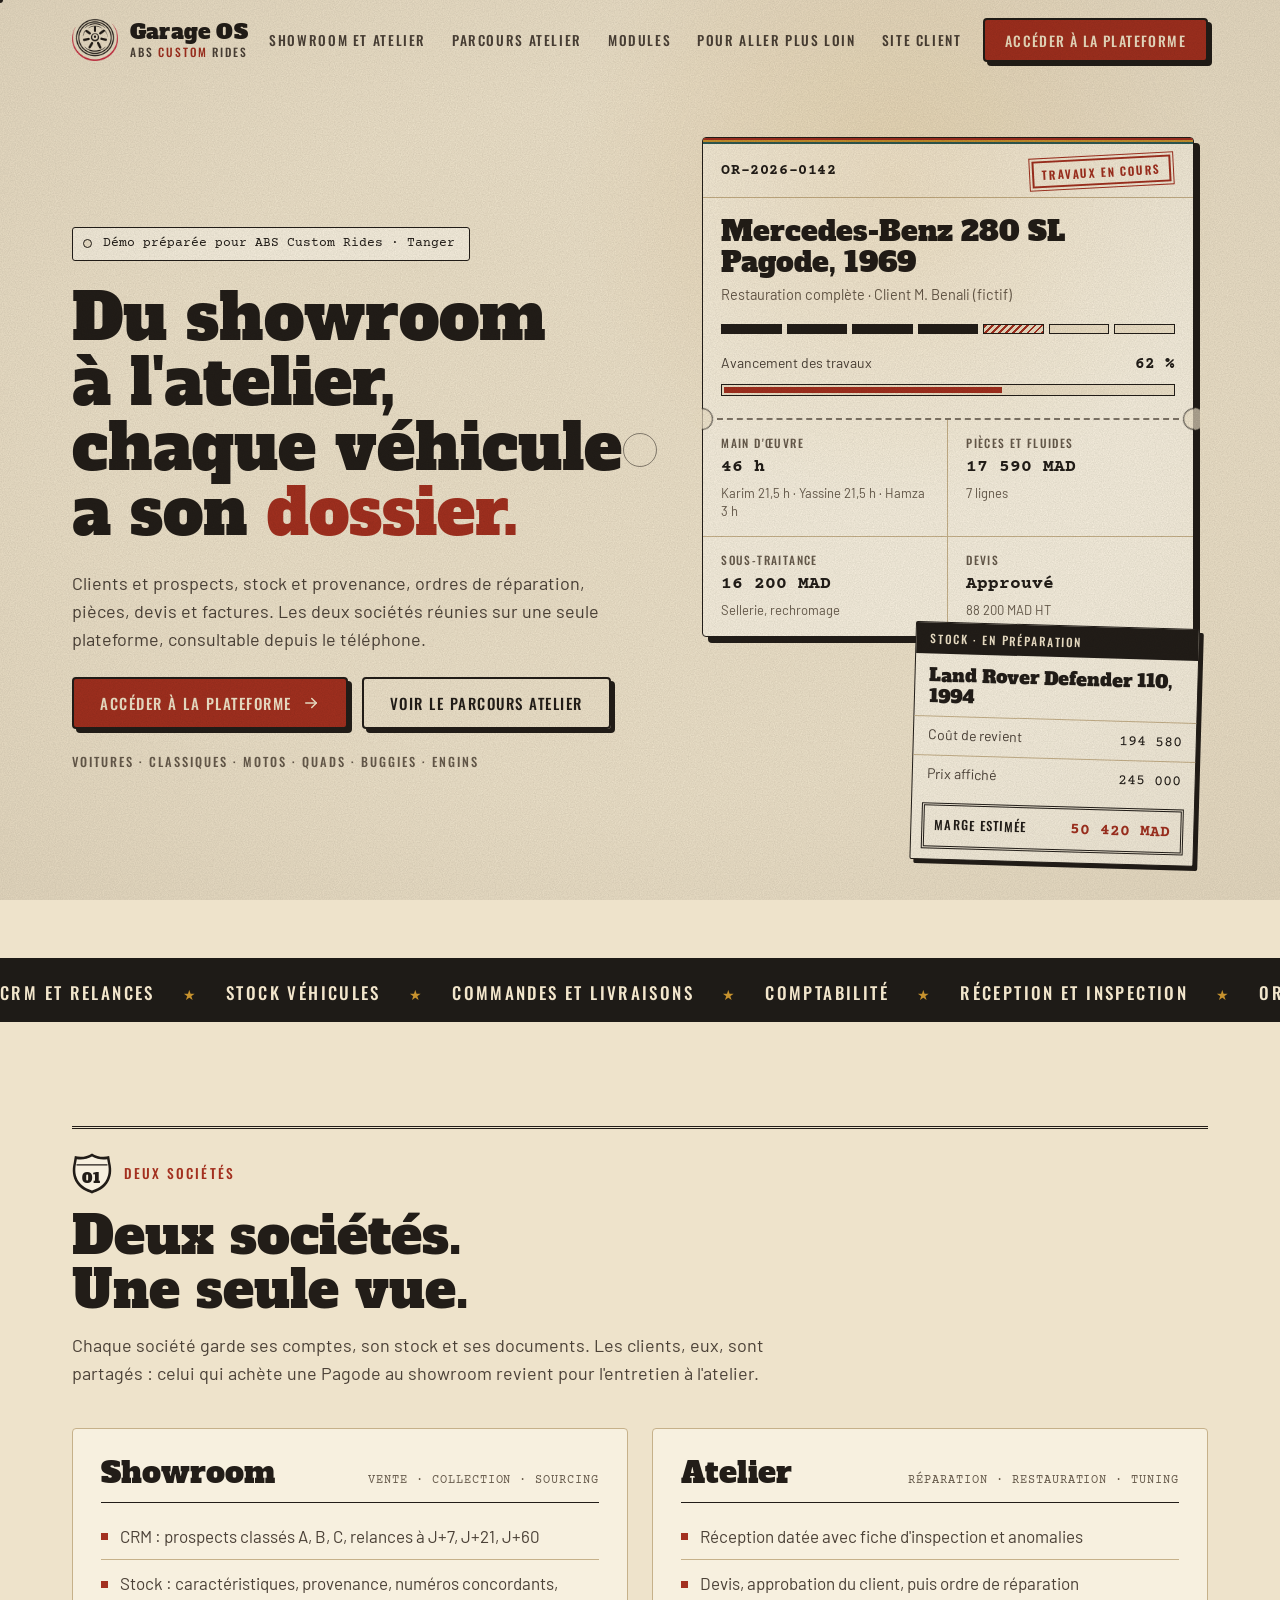
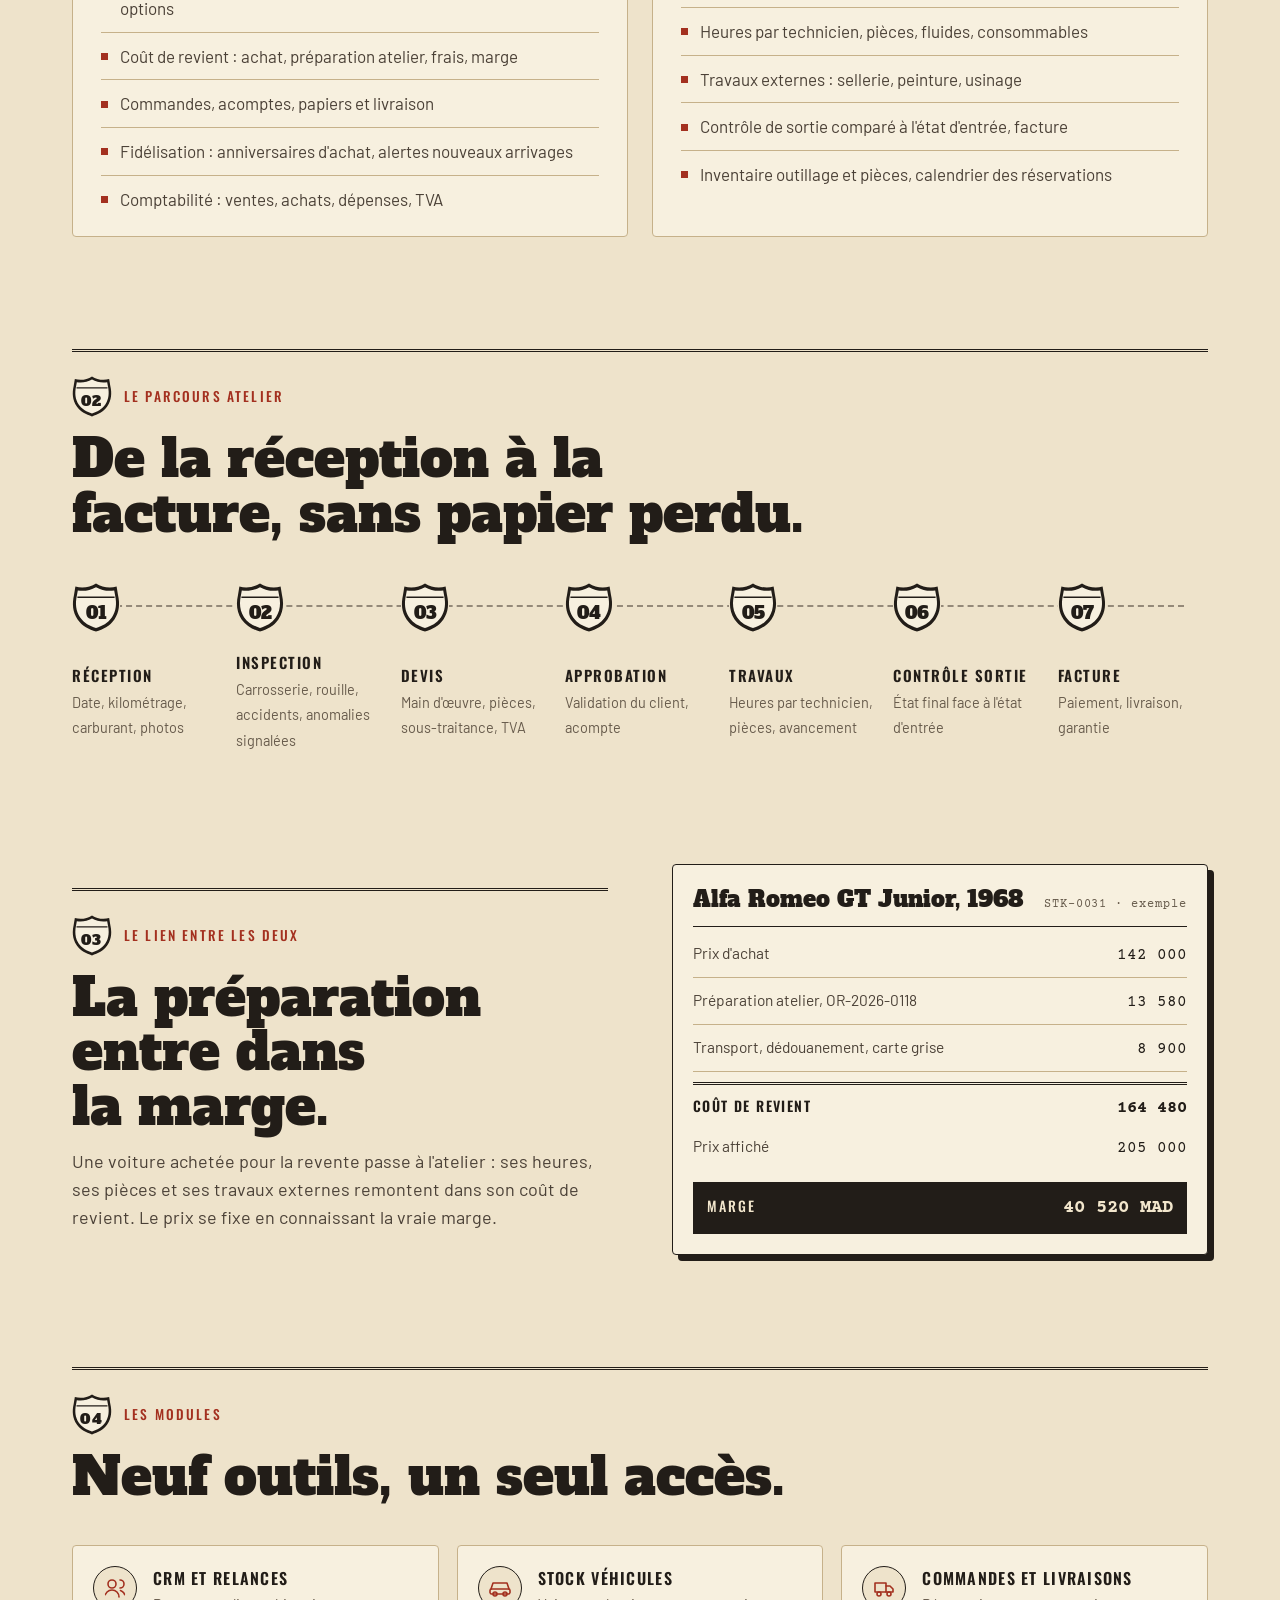
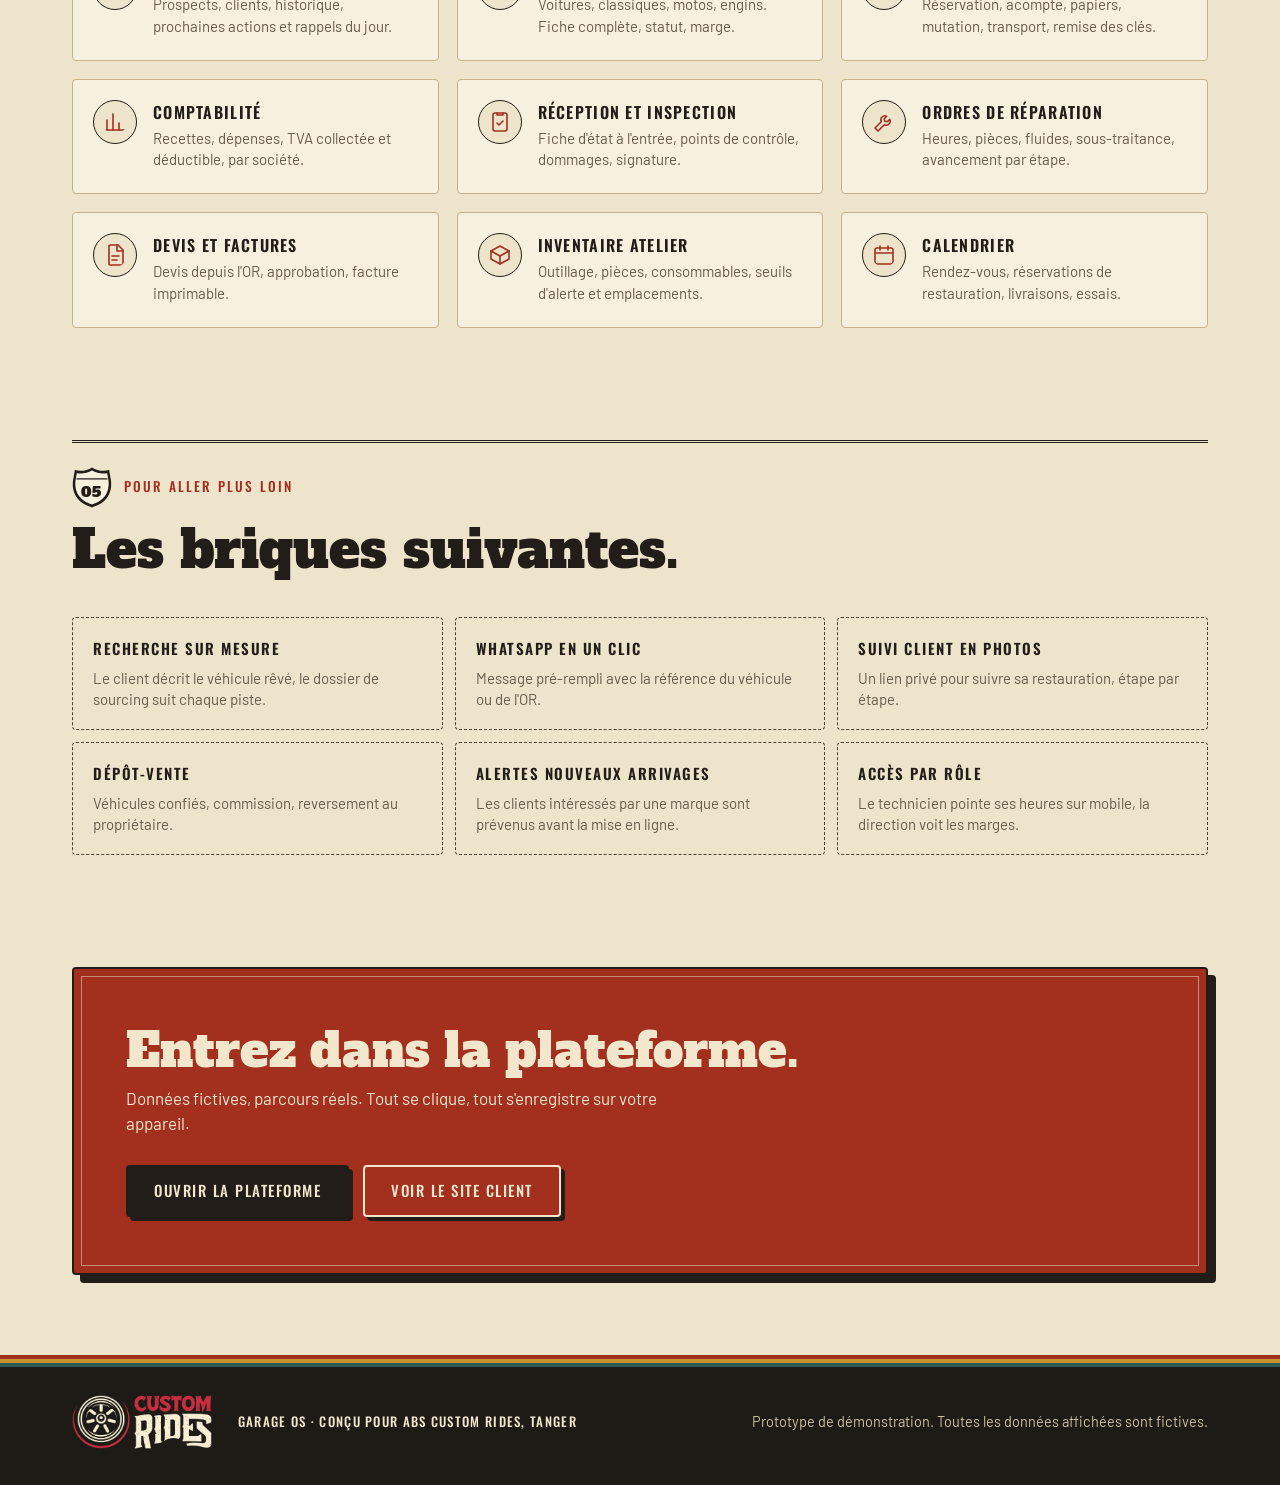
<file: index.html>
<!doctype html>
<html lang="fr">
<head>
<meta charset="utf-8">
<meta name="robots" content="noindex, nofollow">
<meta name="viewport" content="width=device-width, initial-scale=1, viewport-fit=cover">
<meta name="theme-color" content="#EEE3CB">
<title>Garage OS · ABS Custom Rides</title>
<meta name="description" content="Plateforme de gestion showroom et atelier, démo préparée pour ABS Custom Rides, Tanger.">
<link rel="preconnect" href="https://fonts.googleapis.com">
<link rel="preconnect" href="https://fonts.gstatic.com" crossorigin>
<link href="https://fonts.googleapis.com/css2?family=Alfa+Slab+One&family=Rye&family=Oswald:wght@400;500;600&family=Barlow:wght@400;500;600&family=Courier+Prime:wght@400;700&display=swap" rel="stylesheet">
<link rel="stylesheet" href="css/base.css">
<link rel="stylesheet" href="css/landing.css">
<link rel="icon" type="image/png" href="brand/mark-wheel-light.png">
</head>
<body class="landing">
<svg width="0" height="0" style="position:absolute" aria-hidden="true" focusable="false">
  <defs>
    <symbol id="shield" viewBox="0 0 48 52">
      <path d="M24 2.5C30 6.4 37.6 7.6 44.6 5.6L46 14C48 22.6 47.4 31 42.4 38.4C37.8 45 31 48.4 24 50.5C17 48.4 10.2 45 5.6 38.4C.6 31 0 22.6 2 14L3.4 5.6C10.4 7.6 18 6.4 24 2.5Z" fill="#221D18"/>
      <path d="M24 6.2C29.6 9.4 36.4 10.6 42.2 9.4L43.2 15C44.8 22.6 44.2 29.8 40 36.2C35.8 42.2 30.2 45 24 46.9C17.8 45 12.2 42.2 8 36.2C3.8 29.8 3.2 22.6 4.8 15L5.8 9.4C11.6 10.6 18.4 9.4 24 6.2Z" fill="#F7F0DF"/>
      <path d="M5.4 16.2H42.6" stroke="#221D18" stroke-width="1.4"/>
    </symbol>
    <symbol id="badge" viewBox="0 0 44 44">
      <circle cx="22" cy="22" r="20.8" fill="#A3301F" stroke="#221D18" stroke-width="1.6"/>
      <circle cx="22" cy="22" r="17.4" fill="none" stroke="#F2E6CC" stroke-width="1"/>
      <path d="M22.0 6.3L22.8 8.4L25.0 8.5L23.3 9.9L23.9 12.1L22.0 10.8L20.1 12.1L20.7 9.9L19.0 8.5L21.2 8.4Z" fill="#C8932E"/>
      <path d="M22.0 31.3L22.8 33.4L25.0 33.5L23.3 34.9L23.9 37.1L22.0 35.9L20.1 37.1L20.7 34.9L19.0 33.5L21.2 33.4Z" fill="#C8932E"/>
      <text x="22" y="26.2" text-anchor="middle" font-family="Rye, Georgia, serif" font-size="11.5" fill="#F2E6CC">ABS</text>
    </symbol>
  </defs>
</svg>
<div class="cursor-dot" aria-hidden="true"></div>
<div class="cursor-ring" aria-hidden="true"></div>
<div class="spot" aria-hidden="true"></div>
<div class="paper-grain" aria-hidden="true"></div>

<header class="nav" id="nav">
  <div class="wrap nav-in">
    <a class="brand" href="#top" data-hover>
      <img class="mark mark-img" src="brand/mark-wheel-light.png" alt="" width="251" height="232">
      <span class="brand-txt"><span class="display">Garage OS</span><small>ABS <em>Custom</em> Rides</small></span>
    </a>
    <nav class="nav-links" id="navLinks" aria-label="Sections">
      <a href="#societes" data-hover>Showroom et atelier</a>
      <a href="#parcours" data-hover>Parcours atelier</a>
      <a href="#modules" data-hover>Modules</a>
      <a href="#plus" data-hover>Pour aller plus loin</a>
      <a href="boutique/" data-hover>Site client</a>
      <a class="btn btn-red nav-cta-m" href="app.html#/">Accéder à la plateforme</a>
    </nav>
    <a class="btn btn-red nav-cta magnetic" href="app.html#/" data-hover>Accéder à la plateforme</a>
    <button class="burger" id="burger" type="button" aria-label="Ouvrir le menu" aria-expanded="false" aria-controls="navLinks"><span></span><span></span></button>
  </div>
</header>

<main id="top">
  <section class="hero wrap">
    <div class="hero-copy">
      <p class="tag reveal"><span class="tag-hole" aria-hidden="true"></span>Démo préparée pour ABS Custom Rides · Tanger</p>
      <h1 class="display hero-title split" data-accent-last>Du showroom à l'atelier, chaque véhicule a son dossier.</h1>
      <p class="lead reveal" style="--d:.5s">Clients et prospects, stock et provenance, ordres de réparation, pièces, devis et factures. Les deux sociétés réunies sur une seule plateforme, consultable depuis le téléphone.</p>
      <div class="cta-row reveal" style="--d:.65s">
        <a class="btn btn-red btn-lg magnetic" href="app.html#/" data-hover>Accéder à la plateforme
          <svg width="18" height="18" viewBox="0 0 24 24" fill="none" stroke="currentColor" stroke-width="2" stroke-linecap="round" stroke-linejoin="round" aria-hidden="true"><path d="M5 12h14"/><path d="m13 6 6 6-6 6"/></svg></a>
        <a class="btn btn-ghost btn-lg magnetic" href="#parcours" data-hover>Voir le parcours atelier</a>
      </div>
      <p class="types reveal" style="--d:.8s">VOITURES · CLASSIQUES · MOTOS · QUADS · BUGGIES · ENGINS</p>
    </div>

    <div class="hero-visual" id="heroVisual">
      <div class="dossier ticket tilt" data-tilt="1.2">
        <div class="stripe thin" aria-hidden="true"></div>
        <div class="tk-top">
          <span class="tk-ref mono">OR-2026-0142</span>
          <span class="stamp tk-stamp">Travaux en cours</span>
        </div>
        <div class="tk-body">
          <div>
            <div class="display car-name">Mercedes-Benz 280 SL Pagode, 1969</div>
            <div class="tk-sub">Restauration complète · Client M. Benali (fictif)</div>
          </div>
          <div class="steps-bar" aria-label="Étapes : 4 terminées sur 7">
            <span class="on"></span><span class="on"></span><span class="on"></span><span class="on"></span><span class="half"></span><span></span><span></span>
          </div>
          <div>
            <div class="row-sb tk-prog"><span>Avancement des travaux</span><span class="mono" data-count="62" data-suffix=" %">0 %</span></div>
            <div class="progress"><i style="--w:62%"></i></div>
          </div>
        </div>
        <div class="perf" aria-hidden="true"></div>
        <div class="mini-grid">
          <div class="mini"><span class="lbl">Main d'œuvre</span><span class="mono val">46 h</span><span class="sub">Karim 21,5 h · Yassine 21,5 h · Hamza 3 h</span></div>
          <div class="mini"><span class="lbl">Pièces et fluides</span><span class="mono val">17 590 MAD</span><span class="sub">7 lignes</span></div>
          <div class="mini"><span class="lbl">Sous-traitance</span><span class="mono val">16 200 MAD</span><span class="sub">Sellerie, rechromage</span></div>
          <div class="mini"><span class="lbl">Devis</span><span class="mono val">Approuvé</span><span class="sub">88 200 MAD HT</span></div>
        </div>
      </div>
      <div class="stock-card sticker tilt" data-tilt="1.6">
        <span class="lbl sk-head">Stock · en préparation</span>
        <span class="display sc-name">Land Rover Defender 110, 1994</span>
        <span class="row-sb sk-row"><span>Coût de revient</span><span class="mono">194 580</span></span>
        <span class="row-sb sk-row"><span>Prix affiché</span><span class="mono">245 000</span></span>
        <span class="row-sb strong sk-total"><span>Marge estimée</span><span class="mono">50 420 MAD</span></span>
      </div>
    </div>
  </section>

  <div class="marquee on-dark" aria-hidden="true">
    <div class="marquee-track">
      <span>CRM et relances</span><i>★</i><span>Stock véhicules</span><i>★</i><span>Commandes et livraisons</span><i>★</i><span>Comptabilité</span><i>★</i><span>Réception et inspection</span><i>★</i><span>Ordres de réparation</span><i>★</i><span>Devis et factures</span><i>★</i><span>Inventaire pièces</span><i>★</i><span>Calendrier</span><i>★</i>
      <span>CRM et relances</span><i>★</i><span>Stock véhicules</span><i>★</i><span>Commandes et livraisons</span><i>★</i><span>Comptabilité</span><i>★</i><span>Réception et inspection</span><i>★</i><span>Ordres de réparation</span><i>★</i><span>Devis et factures</span><i>★</i><span>Inventaire pièces</span><i>★</i><span>Calendrier</span><i>★</i>
    </div>
  </div>

  <section class="wrap section" id="societes">
    <div class="sec-head reveal">
      <span class="kicker"><svg class="shield" viewBox="0 0 48 52" aria-hidden="true"><use href="#shield"/><text x="24" y="38">01</text></svg><span>Deux sociétés</span></span>
      <h2 class="display">Deux sociétés. Une seule vue.</h2>
      <p class="lead">Chaque société garde ses comptes, son stock et ses documents. Les clients, eux, sont partagés : celui qui achète une Pagode au showroom revient pour l'entretien à l'atelier.</p>
    </div>
    <div class="two">
      <article class="card big tilt reveal" data-tilt="1">
        <div class="big-head"><h3 class="display">Showroom</h3><span class="mono tiny">VENTE · COLLECTION · SOURCING</span></div>
        <ul class="ruled">
          <li>CRM : prospects classés A, B, C, relances à J+7, J+21, J+60</li>
          <li>Stock : caractéristiques, provenance, numéros concordants, options</li>
          <li>Coût de revient : achat, préparation atelier, frais, marge</li>
          <li>Commandes, acomptes, papiers et livraison</li>
          <li>Fidélisation : anniversaires d'achat, alertes nouveaux arrivages</li>
          <li>Comptabilité : ventes, achats, dépenses, TVA</li>
        </ul>
      </article>
      <article class="card big tilt reveal" data-tilt="1" style="--d:.1s">
        <div class="big-head"><h3 class="display">Atelier</h3><span class="mono tiny">RÉPARATION · RESTAURATION · TUNING</span></div>
        <ul class="ruled">
          <li>Réception datée avec fiche d'inspection et anomalies</li>
          <li>Devis, approbation du client, puis ordre de réparation</li>
          <li>Heures par technicien, pièces, fluides, consommables</li>
          <li>Travaux externes : sellerie, peinture, usinage</li>
          <li>Contrôle de sortie comparé à l'état d'entrée, facture</li>
          <li>Inventaire outillage et pièces, calendrier des réservations</li>
        </ul>
      </article>
    </div>
  </section>

  <section class="wrap section" id="parcours">
    <div class="sec-head reveal">
      <span class="kicker"><svg class="shield" viewBox="0 0 48 52" aria-hidden="true"><use href="#shield"/><text x="24" y="38">02</text></svg><span>Le parcours atelier</span></span>
      <h2 class="display">De la réception à la facture, sans papier perdu.</h2>
    </div>
    <ol class="route">
      <li class="step reveal"><svg class="shield" viewBox="0 0 48 52" aria-hidden="true"><use href="#shield"/><text x="24" y="38">01</text></svg><div><strong>Réception</strong><span>Date, kilométrage, carburant, photos</span></div></li>
      <li class="step reveal" style="--d:.06s"><svg class="shield" viewBox="0 0 48 52" aria-hidden="true"><use href="#shield"/><text x="24" y="38">02</text></svg><div><strong>Inspection</strong><span>Carrosserie, rouille, accidents, anomalies signalées</span></div></li>
      <li class="step reveal" style="--d:.12s"><svg class="shield" viewBox="0 0 48 52" aria-hidden="true"><use href="#shield"/><text x="24" y="38">03</text></svg><div><strong>Devis</strong><span>Main d'œuvre, pièces, sous-traitance, TVA</span></div></li>
      <li class="step reveal" style="--d:.18s"><svg class="shield" viewBox="0 0 48 52" aria-hidden="true"><use href="#shield"/><text x="24" y="38">04</text></svg><div><strong>Approbation</strong><span>Validation du client, acompte</span></div></li>
      <li class="step reveal" style="--d:.24s"><svg class="shield" viewBox="0 0 48 52" aria-hidden="true"><use href="#shield"/><text x="24" y="38">05</text></svg><div><strong>Travaux</strong><span>Heures par technicien, pièces, avancement</span></div></li>
      <li class="step reveal" style="--d:.30s"><svg class="shield" viewBox="0 0 48 52" aria-hidden="true"><use href="#shield"/><text x="24" y="38">06</text></svg><div><strong>Contrôle sortie</strong><span>État final face à l'état d'entrée</span></div></li>
      <li class="step reveal" style="--d:.36s"><svg class="shield" viewBox="0 0 48 52" aria-hidden="true"><use href="#shield"/><text x="24" y="38">07</text></svg><div><strong>Facture</strong><span>Paiement, livraison, garantie</span></div></li>
    </ol>
  </section>

  <section class="wrap section">
    <div class="two center">
      <div class="sec-head reveal">
        <span class="kicker"><svg class="shield" viewBox="0 0 48 52" aria-hidden="true"><use href="#shield"/><text x="24" y="38">03</text></svg><span>Le lien entre les deux</span></span>
        <h2 class="display">La préparation entre dans la marge.</h2>
        <p class="lead">Une voiture achetée pour la revente passe à l'atelier : ses heures, ses pièces et ses travaux externes remontent dans son coût de revient. Le prix se fixe en connaissant la vraie marge.</p>
      </div>
      <div class="cost-card ledger tilt reveal" data-tilt="1">
        <div class="lg-head"><strong class="display">Alfa Romeo GT Junior, 1968</strong><span class="mono tiny">STK-0031 · exemple</span></div>
        <div class="cl"><span>Prix d'achat</span><span class="mono">142 000</span></div>
        <div class="cl"><span>Préparation atelier, OR-2026-0118</span><span class="mono">13 580</span></div>
        <div class="cl"><span>Transport, dédouanement, carte grise</span><span class="mono">8 900</span></div>
        <div class="cl b"><span>Coût de revient</span><span class="mono">164 480</span></div>
        <div class="cl n"><span>Prix affiché</span><span class="mono">205 000</span></div>
        <div class="margin"><span>Marge</span><span class="mono">40 520 MAD</span></div>
      </div>
    </div>
  </section>

  <section class="wrap section" id="modules">
    <div class="sec-head reveal">
      <span class="kicker"><svg class="shield" viewBox="0 0 48 52" aria-hidden="true"><use href="#shield"/><text x="24" y="38">04</text></svg><span>Les modules</span></span>
      <h2 class="display">Neuf outils, un seul accès.</h2>
    </div>
    <div class="mods">
      <a class="card mod tilt reveal" data-tilt="1.2" data-hover href="app.html#/crm"><svg viewBox="0 0 24 24" aria-hidden="true"><circle cx="9" cy="8" r="4"/><path d="M2 21c0-3.9 3.1-7 7-7s7 3.1 7 7"/><path d="M17 4a4 4 0 0 1 0 8"/><path d="M22 21c0-3-1.8-5.5-4.5-6.5"/></svg><h3>CRM et relances</h3><p>Prospects, clients, historique, prochaines actions et rappels du jour.</p></a>
      <a class="card mod tilt reveal" data-tilt="1.2" data-hover href="app.html#/stock" style="--d:.05s"><svg viewBox="0 0 24 24" aria-hidden="true"><path d="M3 13l2-6h14l2 6"/><rect x="2" y="13" width="20" height="5" rx="1.5"/><circle cx="7" cy="18" r="2"/><circle cx="17" cy="18" r="2"/></svg><h3>Stock véhicules</h3><p>Voitures, classiques, motos, engins. Fiche complète, statut, marge.</p></a>
      <a class="card mod tilt reveal" data-tilt="1.2" data-hover href="app.html#/commandes" style="--d:.1s"><svg viewBox="0 0 24 24" aria-hidden="true"><path d="M3 7h11v9H3z"/><path d="M14 10h4l3 3v3h-7"/><circle cx="7" cy="18" r="2"/><circle cx="17" cy="18" r="2"/></svg><h3>Commandes et livraisons</h3><p>Réservation, acompte, papiers, mutation, transport, remise des clés.</p></a>
      <a class="card mod tilt reveal" data-tilt="1.2" data-hover href="app.html#/compta" style="--d:.15s"><svg viewBox="0 0 24 24" aria-hidden="true"><path d="M4 20V10"/><path d="M10 20V4"/><path d="M16 20v-7"/><path d="M22 20H2"/></svg><h3>Comptabilité</h3><p>Recettes, dépenses, TVA collectée et déductible, par société.</p></a>
      <a class="card mod tilt reveal" data-tilt="1.2" data-hover href="app.html#/reception"><svg viewBox="0 0 24 24" aria-hidden="true"><rect x="5" y="3" width="14" height="18" rx="2"/><path d="M9 3v2h6V3"/><path d="m9 13 2 2 4-4"/></svg><h3>Réception et inspection</h3><p>Fiche d'état à l'entrée, points de contrôle, dommages, signature.</p></a>
      <a class="card mod tilt reveal" data-tilt="1.2" data-hover href="app.html#/atelier" style="--d:.05s"><svg viewBox="0 0 24 24" aria-hidden="true"><path d="M14.7 6.3a4 4 0 0 0-5.4 5.4L3 18l3 3 6.3-6.3a4 4 0 0 0 5.4-5.4l-2.5 2.5-2.4-.6-.6-2.4z"/></svg><h3>Ordres de réparation</h3><p>Heures, pièces, fluides, sous-traitance, avancement par étape.</p></a>
      <a class="card mod tilt reveal" data-tilt="1.2" data-hover href="app.html#/documents" style="--d:.1s"><svg viewBox="0 0 24 24" aria-hidden="true"><path d="M6 2h9l5 5v15H6z"/><path d="M14 2v6h6"/><path d="M9 13h7"/><path d="M9 17h5"/></svg><h3>Devis et factures</h3><p>Devis depuis l'OR, approbation, facture imprimable.</p></a>
      <a class="card mod tilt reveal" data-tilt="1.2" data-hover href="app.html#/inventaire" style="--d:.15s"><svg viewBox="0 0 24 24" aria-hidden="true"><path d="M21 8 12 3 3 8v8l9 5 9-5z"/><path d="M3 8l9 5 9-5"/><path d="M12 13v8"/></svg><h3>Inventaire atelier</h3><p>Outillage, pièces, consommables, seuils d'alerte et emplacements.</p></a>
      <a class="card mod tilt reveal" data-tilt="1.2" data-hover href="app.html#/calendrier" style="--d:.2s"><svg viewBox="0 0 24 24" aria-hidden="true"><rect x="3" y="5" width="18" height="16" rx="2"/><path d="M3 10h18"/><path d="M8 3v4"/><path d="M16 3v4"/></svg><h3>Calendrier</h3><p>Rendez-vous, réservations de restauration, livraisons, essais.</p></a>
    </div>
  </section>

  <section class="wrap section" id="plus">
    <div class="sec-head reveal">
      <span class="kicker"><svg class="shield" viewBox="0 0 48 52" aria-hidden="true"><use href="#shield"/><text x="24" y="38">05</text></svg><span>Pour aller plus loin</span></span>
      <h2 class="display">Les briques suivantes.</h2>
    </div>
    <div class="extras">
      <div class="extra reveal"><strong>Recherche sur mesure</strong><p>Le client décrit le véhicule rêvé, le dossier de sourcing suit chaque piste.</p></div>
      <div class="extra reveal" style="--d:.05s"><strong>WhatsApp en un clic</strong><p>Message pré-rempli avec la référence du véhicule ou de l'OR.</p></div>
      <div class="extra reveal" style="--d:.1s"><strong>Suivi client en photos</strong><p>Un lien privé pour suivre sa restauration, étape par étape.</p></div>
      <div class="extra reveal"><strong>Dépôt-vente</strong><p>Véhicules confiés, commission, reversement au propriétaire.</p></div>
      <div class="extra reveal" style="--d:.05s"><strong>Alertes nouveaux arrivages</strong><p>Les clients intéressés par une marque sont prévenus avant la mise en ligne.</p></div>
      <div class="extra reveal" style="--d:.1s"><strong>Accès par rôle</strong><p>Le technicien pointe ses heures sur mobile, la direction voit les marges.</p></div>
    </div>
  </section>

  <section class="wrap section">
    <div class="cta-band reveal">
      <div>
        <h2 class="display">Entrez dans la plateforme.</h2>
        <p>Données fictives, parcours réels. Tout se clique, tout s'enregistre sur votre appareil.</p>
      </div>
      <div class="cta-row">
        <a class="btn btn-dark btn-lg magnetic" href="app.html#/" data-hover>Ouvrir la plateforme</a>
        <a class="btn btn-ghost-cream btn-lg magnetic" href="boutique/" data-hover>Voir le site client</a>
      </div>
    </div>
  </section>
</main>

<footer class="foot on-dark">
  <div class="stripe" aria-hidden="true"></div>
  <div class="wrap foot-in">
    <span class="foot-brand"><img class="foot-logo" src="brand/logo-compact-dark.png" alt="ABS Custom Rides" width="800" height="309" loading="lazy"><span>Garage OS · conçu pour ABS Custom Rides, Tanger</span></span>
    <span class="foot-note">Prototype de démonstration. Toutes les données affichées sont fictives.</span>
  </div>
</footer>

<script src="js/landing.js"></script>
</body>
</html>
</file>
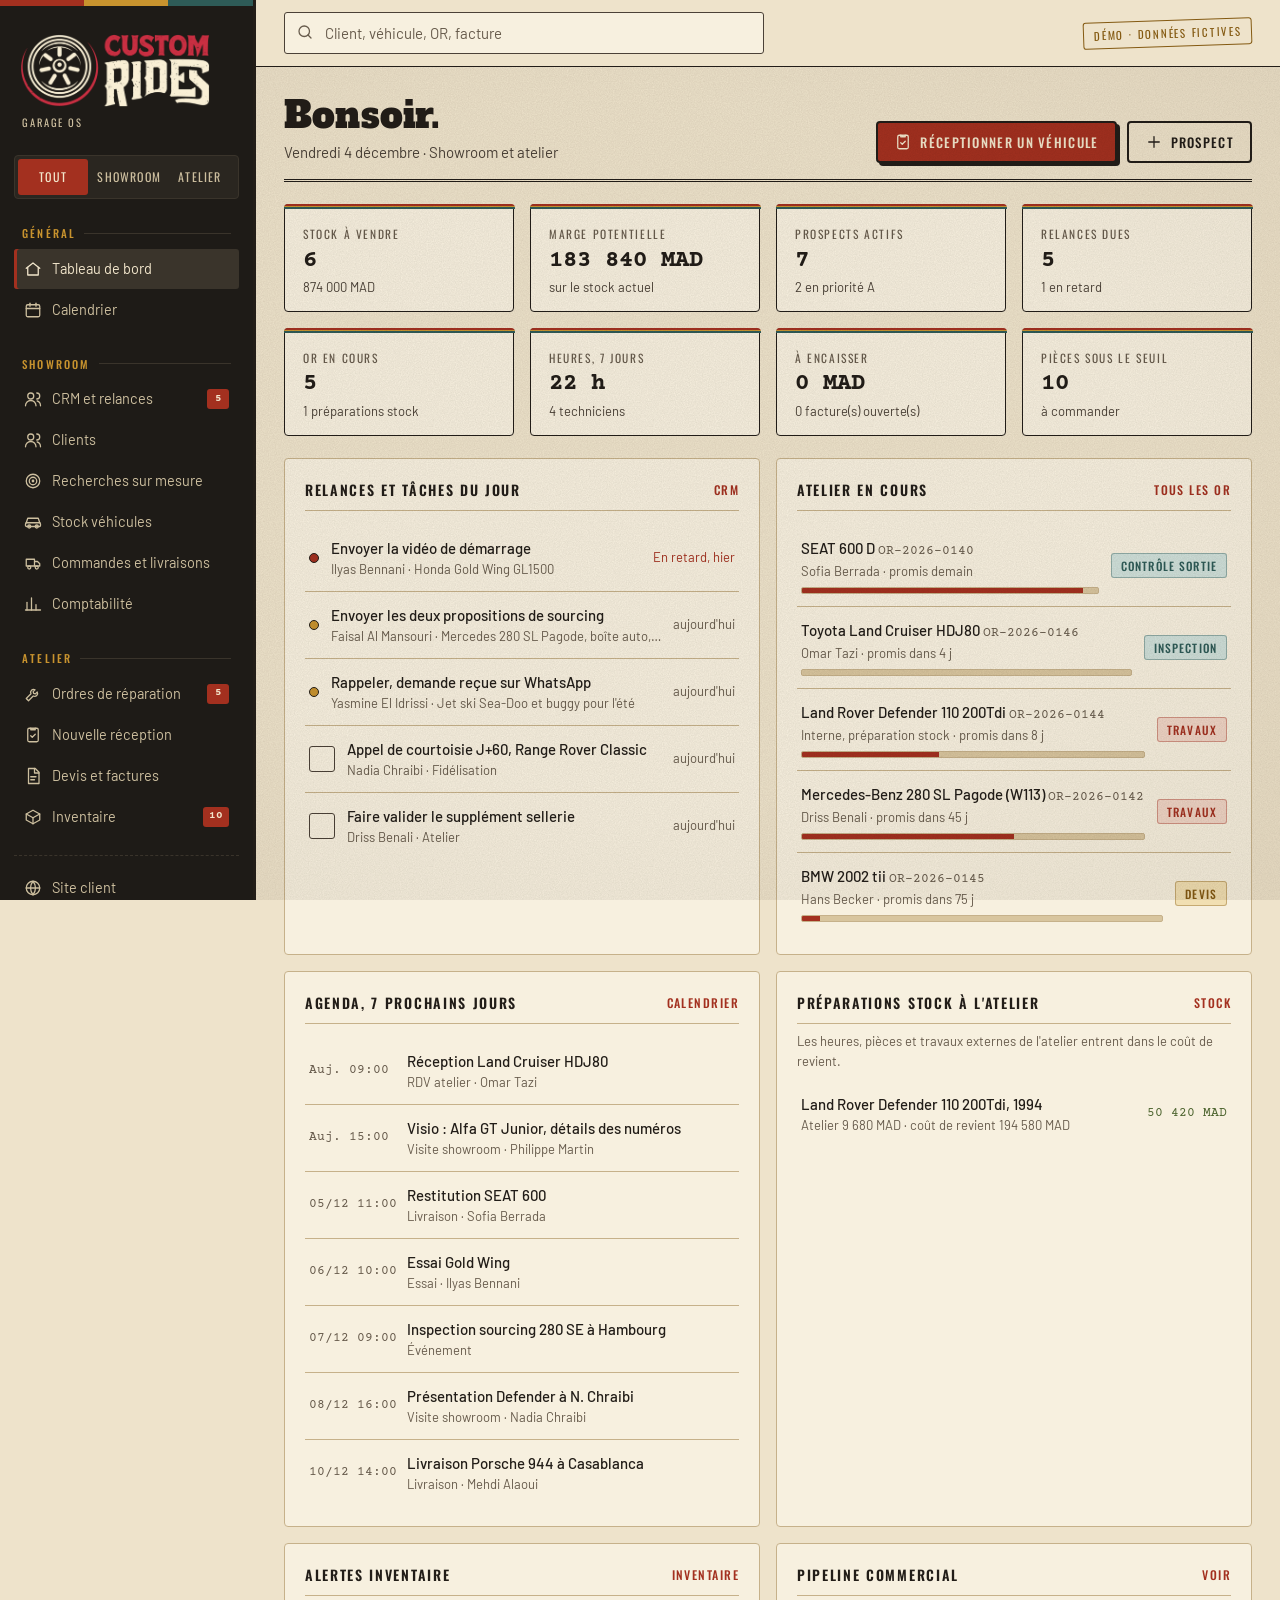
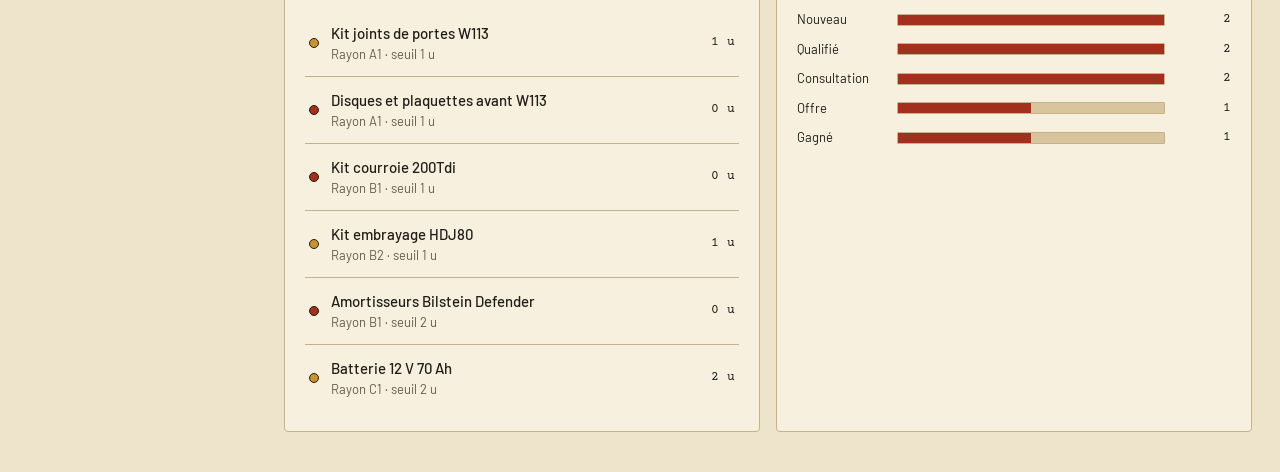
<file: app.html>
<!doctype html>
<html lang="fr">
<head>
<meta charset="utf-8">
<meta name="robots" content="noindex, nofollow">
<meta name="viewport" content="width=device-width, initial-scale=1, viewport-fit=cover">
<meta name="theme-color" content="#1E1B17">
<title>Garage OS · ABS Custom Rides</title>
<link rel="preconnect" href="https://fonts.googleapis.com">
<link rel="preconnect" href="https://fonts.gstatic.com" crossorigin>
<link href="https://fonts.googleapis.com/css2?family=Alfa+Slab+One&family=Rye&family=Oswald:wght@400;500;600&family=Barlow:wght@400;500;600&family=Courier+Prime:wght@400;700&display=swap" rel="stylesheet">
<link rel="stylesheet" href="css/base.css">
<link rel="stylesheet" href="css/app.css">
<link rel="icon" type="image/png" href="brand/mark-wheel-light.png">
</head>
<body class="app-body">
<div class="paper-grain" aria-hidden="true"></div>
<div class="app">
  <aside class="side" id="side" aria-label="Navigation principale"></aside>
  <div class="scrim" id="scrim"></div>
  <div class="main">
    <header class="topbar">
      <button class="icon-btn menu-btn" id="menuBtn" type="button" aria-label="Ouvrir le menu" aria-controls="side" aria-expanded="false"></button>
      <div class="search" role="search">
        <label class="sr-only" for="q">Rechercher un client, un véhicule, un OR</label>
        <span id="qIcon"></span>
        <input id="q" type="search" placeholder="Client, véhicule, OR, facture" autocomplete="off">
        <div class="search-res" id="qRes"></div>
      </div>
      <span class="demo-tag">Démo · données fictives</span>
    </header>
    <main class="content" id="view" tabindex="-1"></main>
  </div>
</div>
<nav class="tabbar" id="tabbar" aria-label="Navigation rapide"></nav>
<script type="module" src="js/app.js"></script>
</body>
</html>
</file>
<file: css/base.css>
/* ABS Custom Rides · "Mother Road" design system
   70s Route 66 garage: aged paper, oil-black ink, rust red, mustard, faded teal. */
:root {
  /* paper and ink */
  --paper: #EEE3CB;
  --paper-2: #E4D5B5;
  --paper-3: #D8C59E;
  --card: #F7F0DF;
  --ink: #221D18;
  --ink-2: #4B4137;
  --muted: #675B4C;
  --rule: #C6B18A;
  --rule-strong: #221D18;

  /* road colors */
  --rust: #A3301F;
  --rust-deep: #7E2417;
  --rust-tint: #F0D5C6;
  --mustard: #C8932E;
  --mustard-deep: #845A12;
  --mustard-tint: #F1DFB2;
  --teal: #2E5B57;
  --teal-tint: #CFE0DA;
  --olive: #4E6530;
  --olive-tint: #DCE3C6;

  /* night road */
  --asphalt: #1E1B17;
  --asphalt-2: #2A2620;
  --asphalt-3: #3A342B;
  --cream: #F2E6CC;
  --cream-2: #CDBF9F;

  /* legacy names kept so older rules keep working */
  --bg: var(--paper);
  --text: var(--ink);
  --red: var(--rust);
  --red-hi: var(--rust);

  /* type */
  --f-display: 'Alfa Slab One', 'Rockwell', Georgia, serif;
  --f-western: 'Rye', 'Alfa Slab One', Georgia, serif;
  --f-label: 'Oswald', 'Arial Narrow', sans-serif;
  --f-body: 'Barlow', 'Helvetica Neue', Arial, sans-serif;
  --f-mono: 'Courier Prime', 'Courier New', monospace;

  --radius: 4px;
  --ease: cubic-bezier(.2, .7, .2, 1);
  --stripe: linear-gradient(180deg, var(--rust) 0 33.3%, var(--mustard) 33.3% 66.6%, var(--teal) 66.6% 100%);
  --grain: url("data:image/svg+xml,%3Csvg xmlns='http://www.w3.org/2000/svg' width='220' height='220'%3E%3Cfilter id='n'%3E%3CfeTurbulence type='fractalNoise' baseFrequency='.85' numOctaves='3' stitchTiles='stitch'/%3E%3CfeColorMatrix values='0 0 0 0 .13 0 0 0 0 .11 0 0 0 0 .09 0 0 0 .55 0'/%3E%3C/filter%3E%3Crect width='100%25' height='100%25' filter='url(%23n)'/%3E%3C/svg%3E");
}

*, *::before, *::after { box-sizing: border-box; }
html { -webkit-text-size-adjust: 100%; scroll-behavior: smooth; }
body {
  margin: 0;
  background: var(--paper);
  color: var(--ink);
  font-family: var(--f-body);
  font-size: 16px;
  line-height: 1.5;
  -webkit-font-smoothing: antialiased;
}
a { color: inherit; }
button, input, select, textarea { font: inherit; color: inherit; }
img, svg { display: block; max-width: 100%; }
.mono { font-family: var(--f-mono); }
.display { font-family: var(--f-display); font-weight: 400; }
.label { font-family: var(--f-label); text-transform: uppercase; letter-spacing: .1em; font-weight: 500; }
.sr-only { position: absolute; width: 1px; height: 1px; padding: 0; margin: -1px; overflow: hidden; clip: rect(0 0 0 0); white-space: nowrap; border: 0; }
:focus-visible { outline: 2px solid var(--rust); outline-offset: 2px; }

/* paper texture: drop <div class="paper-grain" aria-hidden="true"></div> in a page */
.paper-grain { position: fixed; inset: 0; pointer-events: none; z-index: 1; background-image: var(--grain); opacity: .35; mix-blend-mode: multiply; }
.paper-grain::after { content: ''; position: absolute; inset: 0; background: radial-gradient(ellipse at center, transparent 55%, rgba(80, 55, 25, .18) 100%); }

/* 70s tri-stripe band */
.stripe { height: 12px; background: var(--stripe); }
.stripe.thin { height: 6px; }

/* rubber stamp */
.stamp { display: inline-block; padding: 3px 10px; border: 2px solid currentColor; outline: 1px solid currentColor; outline-offset: 2px; color: var(--rust); font-family: var(--f-label); font-weight: 600; text-transform: uppercase; letter-spacing: .14em; transform: rotate(-3deg); }

@media (prefers-reduced-motion: reduce) {
  *, *::before, *::after { animation-duration: .01ms !important; animation-iteration-count: 1 !important; transition-duration: .01ms !important; scroll-behavior: auto !important; }
}
</file>
<file: css/landing.css>
/* Garage OS pitch page · "Mother Road" system. Tokens in base.css. Mobile first. */
.landing { font-size: 17px; font-synthesis: none; }
.wrap { width: 100%; max-width: 1200px; margin: 0 auto; padding-left: max(16px, env(safe-area-inset-left)); padding-right: max(16px, env(safe-area-inset-right)); }
@media (min-width: 768px) { .wrap { padding-left: 32px; padding-right: 32px; } }
.tiny { font-size: 12px; letter-spacing: .08em; }
.row-sb { display: flex; justify-content: space-between; align-items: baseline; gap: 12px; }
::selection { background: var(--rust); color: var(--cream); }
h1, h2, h3, strong, b { font-weight: 400; }

/* ambient layers: paper grain on top, lamp light, cursor */
.paper-grain { z-index: 90; }
.spot { display: none; }
.cursor-dot, .cursor-ring { position: fixed; top: 0; left: 0; pointer-events: none; z-index: 100; border-radius: 50%; opacity: 0; transition: opacity .3s, width .3s var(--ease), height .3s var(--ease), margin .3s var(--ease), background-color .25s, border-color .25s; }
.cursor-dot { width: 6px; height: 6px; margin: -3px 0 0 -3px; background: var(--ink); }
.cursor-ring { width: 34px; height: 34px; margin: -17px 0 0 -17px; border: 1.5px solid rgba(34, 29, 24, .5); }
.cursor-ring.hover { width: 54px; height: 54px; margin: -27px 0 0 -27px; border-color: var(--rust); background: rgba(163, 48, 31, .1); }
.cursor-dot.on-dark { background: var(--cream); }
.cursor-ring.on-dark:not(.hover) { border-color: rgba(242, 230, 204, .55); }
@media (hover: hover) and (pointer: fine) {
  .spot { display: block; position: fixed; inset: 0; pointer-events: none; z-index: 89; mix-blend-mode: multiply; background: radial-gradient(460px circle at var(--mx, 70%) var(--my, 20%), rgba(200, 147, 46, .13), transparent 70%); }
  .has-cursor, .has-cursor a, .has-cursor button { cursor: none; }
  .has-cursor .cursor-dot, .has-cursor .cursor-ring { opacity: 1; }
}

main, header, footer { position: relative; z-index: 2; }

/* nav */
.nav { position: sticky; top: 0; z-index: 50; background: var(--paper); border-bottom: 1.5px solid transparent; transition: border-color .3s; }
.nav.scrolled { border-bottom-color: var(--ink); }
.nav-in { display: flex; align-items: center; justify-content: space-between; gap: 16px; min-height: 68px; }
.brand { display: flex; align-items: center; gap: 12px; text-decoration: none; min-height: 44px; }
.mark { width: 44px; height: 44px; flex: none; }
.brand-txt { display: flex; flex-direction: column; line-height: 1.05; }
.brand-txt .display { font-size: 21px; letter-spacing: .01em; }
.brand-txt small { font-family: var(--f-label); font-weight: 500; font-size: 11.5px; letter-spacing: .16em; text-transform: uppercase; color: var(--ink-2); margin-top: 3px; }
.brand-txt small em { font-style: normal; color: var(--rust); }
.nav-links { position: fixed; inset: 68px 0 auto 0; display: flex; flex-direction: column; padding: 4px 16px 24px; background: var(--paper); border-bottom: 1.5px solid var(--ink); transform: translateY(-130%); visibility: hidden; transition: transform .4s var(--ease), visibility 0s .4s; z-index: -1; }
.nav-links.open { transform: none; visibility: visible; transition: transform .4s var(--ease); }
.nav-links a { font-family: var(--f-label); font-weight: 500; text-transform: uppercase; letter-spacing: .1em; font-size: 16px; color: var(--ink); text-decoration: none; display: flex; align-items: center; min-height: 52px; border-bottom: 1px solid var(--rule); }
.nav-links .nav-cta-m { margin-top: 20px; border-bottom: 2px solid var(--ink); justify-content: center; color: var(--cream); }
.nav .nav-cta { display: none; }
.burger { display: inline-flex; width: 44px; height: 44px; border: 1.5px solid var(--ink); border-radius: var(--radius); background: var(--card); flex-direction: column; justify-content: center; align-items: center; gap: 6px; cursor: pointer; }
.burger span { width: 18px; height: 2px; background: var(--ink); transition: transform .3s var(--ease); }
.burger[aria-expanded="true"] span:first-child { transform: translateY(4px) rotate(45deg); }
.burger[aria-expanded="true"] span:last-child { transform: translateY(-4px) rotate(-45deg); }
@media (min-width: 1100px) {
  .nav-in { min-height: 80px; }
  .nav-links { position: static; flex-direction: row; gap: 26px; padding: 0; background: none; border: 0; transform: none; visibility: visible; z-index: auto; transition: none; }
  .nav-links a { min-height: 44px; border: 0; font-size: 13.5px; letter-spacing: .12em; color: var(--ink-2); position: relative; }
  .nav-links a:hover { color: var(--rust); }
  .nav-links .nav-cta-m { display: none; }
  .nav .nav-cta { display: inline-flex; }
  .burger { display: none; }
}

/* buttons: rectangular, hard ink offset, press into the shadow */
.btn { display: inline-flex; align-items: center; justify-content: center; gap: 10px; min-height: 44px; padding: 0 20px; border-radius: var(--radius); text-decoration: none; font-family: var(--f-label); font-weight: 500; text-transform: uppercase; letter-spacing: .1em; font-size: 14px; border: 2px solid var(--ink); background: transparent; color: var(--ink); box-shadow: 4px 4px 0 var(--ink); transition: transform .18s var(--ease), box-shadow .18s var(--ease), background-color .2s, color .2s, translate .5s var(--ease); }
.btn-lg { min-height: 52px; padding: 0 26px; font-size: 15px; }
.btn-red { background: var(--rust); color: var(--cream); }
.btn-ghost { background: transparent; }
.btn-dark { background: var(--ink); color: var(--cream); border-color: var(--ink); }
.btn-ghost-cream { border-color: var(--cream); color: var(--cream); box-shadow: 4px 4px 0 var(--ink); }
@media (hover: hover) {
  .btn:hover { transform: translate(-2px, -2px); box-shadow: 6px 6px 0 var(--ink); }
  .btn-red:hover { background: var(--rust-deep); }
  .btn-ghost:hover { background: var(--card); }
  .btn-ghost-cream:hover { background: rgba(242, 230, 204, .1); }
}
.btn:active { transform: translate(4px, 4px); box-shadow: 0 0 0 var(--ink); transition-duration: .06s; }

/* hero */
.hero { display: grid; grid-template-columns: minmax(0, 1fr); gap: 48px; padding-top: 36px; padding-bottom: 72px; }
.hero-copy { display: flex; flex-direction: column; gap: 24px; }
.tag { margin: 0; align-self: flex-start; position: relative; display: inline-flex; align-items: center; padding: 7px 14px 7px 30px; background: var(--card); border: 1.5px solid var(--ink); border-radius: 3px 3px 3px 3px; font-family: var(--f-mono); font-size: 13px; line-height: 1.35; color: var(--ink); }
.tag-hole { position: absolute; left: 10px; top: 50%; width: 9px; height: 9px; margin-top: -4.5px; border-radius: 50%; border: 1.5px solid var(--ink); background: var(--paper); }
.hero-title { margin: 0; font-size: clamp(40px, 10.6vw, 80px); line-height: 1.02; letter-spacing: 0; color: var(--ink); text-wrap: balance; }
.hero-title .acc { color: var(--rust); }
.split .w { display: inline-block; overflow: hidden; vertical-align: top; padding: .12em 0; margin: -.12em 0; }
.split .w > span { display: inline-block; transform: translateY(110%); transition: transform .9s var(--ease); transition-delay: calc(var(--i) * 45ms + .1s); }
.split.in .w > span { transform: none; }
.lead { margin: 0; max-width: 540px; font-size: 18px; line-height: 1.55; color: var(--ink-2); }
.cta-row { display: flex; flex-wrap: wrap; gap: 14px; }
.types { margin: 0; font-family: var(--f-label); font-weight: 500; font-size: 12.5px; letter-spacing: .16em; color: var(--muted); }

.hero-visual { position: relative; }
.tilt { transform-origin: 50% 0; transition: rotate .6s var(--ease), transform .3s var(--ease), box-shadow .3s var(--ease); }

/* work ticket */
.ticket { position: relative; background: var(--card); border: 1.5px solid var(--ink); border-radius: var(--radius); box-shadow: 6px 6px 0 var(--ink); }
.ticket > .stripe { border-radius: 2px 2px 0 0; }
.tk-top { display: flex; align-items: center; justify-content: space-between; gap: 12px; padding: 14px 18px 12px; border-bottom: 1px solid var(--rule); }
.tk-ref { font-size: 15px; font-weight: 700; letter-spacing: .04em; }
.tk-stamp { font-size: 11.5px; padding: 3px 8px; margin-right: 4px; }
.tk-body { display: flex; flex-direction: column; gap: 18px; padding: 18px 18px 22px; }
.car-name { font-size: clamp(22px, 6vw, 28px); line-height: 1.1; }
.tk-sub { font-size: 14.5px; color: var(--muted); margin-top: 6px; }
.steps-bar { display: grid; grid-template-columns: repeat(7, minmax(0, 1fr)); gap: 5px; }
.steps-bar span { height: 10px; border: 1.5px solid var(--ink); background: var(--paper); }
.steps-bar .on { background: var(--ink); }
.steps-bar .half { background: repeating-linear-gradient(-45deg, var(--rust) 0 2px, var(--paper) 2px 5px); animation: blink 1.8s ease-in-out infinite; }
@keyframes blink { 50% { opacity: .5; } }
.tk-prog { font-size: 14px; color: var(--ink-2); }
.tk-prog .mono { font-size: 16px; font-weight: 700; color: var(--ink); }
.progress { height: 12px; border: 1.5px solid var(--ink); background: var(--paper); margin-top: 8px; padding: 2px; }
.progress i { display: block; height: 100%; width: 0; background: var(--rust); transition: width 1.6s var(--ease) .5s; }
.loaded .progress i { width: var(--w); }
.perf { position: relative; height: 0; border-top: 2px dashed var(--ink-2); margin: 0 14px; opacity: .7; }
.perf::before, .perf::after { content: ''; position: absolute; top: -12px; width: 22px; height: 22px; border-radius: 50%; background: var(--paper); border: 1.5px solid var(--ink); transform: rotate(45deg); }
.perf::before { left: -26px; border-left-color: transparent; border-bottom-color: transparent; }
.perf::after { right: -26px; border-top-color: transparent; border-right-color: transparent; }
.mini-grid { display: grid; grid-template-columns: repeat(2, minmax(0, 1fr)); }
.mini { padding: 14px 18px 16px; display: flex; flex-direction: column; gap: 3px; min-width: 0; }
.mini:nth-child(odd) { border-right: 1px solid var(--rule); }
.mini:nth-child(-n+2) { border-bottom: 1px solid var(--rule); }
.lbl { font-family: var(--f-label); font-weight: 500; font-size: 11.5px; color: var(--muted); text-transform: uppercase; letter-spacing: .12em; }
.val { font-size: 18px; font-weight: 700; }
.sub { font-size: 13px; color: var(--muted); line-height: 1.4; text-wrap: pretty; }

/* dealer window sticker */
.sticker { position: relative; display: flex; flex-direction: column; margin: -12px 10px 0 auto; width: min(290px, calc(100% - 20px)); background: var(--card); border: 1.5px solid var(--ink); border-radius: 2px; font-size: 14px; rotate: 1.6deg; box-shadow: 4px 4px 0 var(--ink); }
.sk-head { background: var(--ink); color: var(--cream); padding: 7px 14px; letter-spacing: .16em; }
.sc-name { font-size: 18px; line-height: 1.15; padding: 12px 14px 8px; }
.sk-row { padding: 7px 14px; border-top: 1px solid var(--rule); color: var(--ink-2); }
.sk-row .mono { color: var(--ink); font-size: 15px; }
.sk-total { margin: 8px 10px 10px; padding: 8px 10px; border: 3px double var(--ink); font-family: var(--f-label); font-weight: 500; text-transform: uppercase; letter-spacing: .1em; font-size: 12.5px; }
.sk-total .mono { font-size: 16px; font-weight: 700; letter-spacing: 0; text-transform: none; color: var(--rust); }

/* marquee: asphalt band */
.marquee { position: relative; z-index: 2; overflow: hidden; background: var(--asphalt); color: var(--cream); border-top: 6px solid var(--asphalt); padding: 16px 0; }
.marquee::before { content: ''; position: absolute; left: 0; right: 0; top: -6px; height: 6px; background: var(--stripe); }
.marquee-track { display: flex; align-items: center; gap: 28px; width: max-content; font-family: var(--f-label); font-weight: 500; text-transform: uppercase; letter-spacing: .14em; font-size: 17px; white-space: nowrap; animation: marquee 60s linear infinite; }
.marquee-track i { font-style: normal; color: var(--mustard); font-size: 14px; }
.marquee:hover .marquee-track { animation-play-state: paused; }
@keyframes marquee { to { transform: translateX(-50%); } }

/* sections */
.section { padding-top: 72px; padding-bottom: 8px; display: flex; flex-direction: column; gap: 32px; }
.sec-head { display: flex; flex-direction: column; align-items: flex-start; gap: 14px; border-top: 3px double var(--ink); padding-top: 22px; }
.sec-head h2, .sec-head .lead { max-width: 760px; }
.sec-head h2 { margin: 0; font-size: clamp(32px, 8vw, 52px); line-height: 1.05; text-wrap: balance; }
.kicker { display: inline-flex; align-items: center; gap: 12px; font-family: var(--f-label); font-weight: 500; font-size: 13.5px; letter-spacing: .16em; text-transform: uppercase; color: var(--rust); }
.shield { width: 40px; height: 44px; flex: none; overflow: visible; }
.shield text { font-family: var(--f-display); font-size: 17px; fill: var(--ink); text-anchor: middle; }

.card { position: relative; border: 1.5px solid var(--rule); background: var(--card); border-radius: var(--radius); color: var(--ink); }
.two { display: grid; grid-template-columns: minmax(0, 1fr); gap: 20px; }
.two.center { align-items: center; gap: 36px; }
.big { padding: 22px 20px 12px; display: flex; flex-direction: column; gap: 10px; }
.big-head { display: flex; flex-wrap: wrap; align-items: baseline; justify-content: space-between; gap: 6px 16px; padding-bottom: 12px; border-bottom: 1.5px solid var(--ink); }
.big h3 { margin: 0; font-size: 30px; line-height: 1.05; }
.big-head .mono { color: var(--muted); }
.ruled { margin: 0; padding: 0; list-style: none; color: var(--ink-2); }
.ruled li { display: flex; gap: 12px; padding: 11px 0; border-bottom: 1px solid var(--rule); line-height: 1.45; }
.ruled li:last-child { border-bottom: 0; }
.ruled li::before { content: ''; flex: none; width: 7px; height: 7px; margin-top: .55em; background: var(--rust); }

/* the road: numbered steps on shields */
.route { margin: 0; padding: 0; list-style: none; display: grid; grid-template-columns: minmax(0, 1fr); position: relative; }
.route::before { content: ''; position: absolute; left: 21px; top: 24px; bottom: 24px; border-left: 2px dashed var(--ink-2); opacity: .55; }
.step { position: relative; display: grid; grid-template-columns: 44px minmax(0, 1fr); gap: 16px; align-items: start; padding: 10px 0; }
.step .shield { width: 44px; height: 48px; background: var(--paper); }
.step strong { display: block; font-family: var(--f-label); font-weight: 600; text-transform: uppercase; letter-spacing: .1em; font-size: 16px; margin: 4px 0 2px; }
.step span { font-size: 15px; color: var(--muted); line-height: 1.45; }

/* ledger: cost card */
.ledger { padding: 22px 20px 20px; display: flex; flex-direction: column; background: var(--card); border: 1.5px solid var(--ink); border-radius: var(--radius); box-shadow: 6px 6px 0 var(--ink); }
.lg-head { display: flex; flex-wrap: wrap; justify-content: space-between; align-items: baseline; gap: 4px 12px; padding-bottom: 12px; margin-bottom: 4px; border-bottom: 1.5px solid var(--ink); }
.lg-head strong { font-size: 22px; line-height: 1.1; }
.lg-head .tiny { color: var(--muted); }
.cl { display: flex; justify-content: space-between; align-items: baseline; gap: 16px; padding: 10px 0; border-bottom: 1px solid var(--rule); color: var(--ink-2); font-size: 15.5px; }
.cl .mono { color: var(--ink); font-size: 16px; white-space: nowrap; }
.cl.b { border-top: 3px double var(--ink); border-bottom: 0; margin-top: 10px; color: var(--ink); font-family: var(--f-label); font-weight: 600; text-transform: uppercase; letter-spacing: .1em; font-size: 14px; }
.cl.b .mono { font-weight: 700; font-size: 17px; letter-spacing: 0; }
.cl.n { padding-top: 2px; border-bottom: 0; }
.margin { display: flex; justify-content: space-between; align-items: baseline; gap: 12px; margin-top: 12px; padding: 12px 14px; background: var(--ink); color: var(--cream); font-family: var(--f-label); font-weight: 500; text-transform: uppercase; letter-spacing: .14em; font-size: 14px; }
.margin .mono { font-size: 19px; font-weight: 700; letter-spacing: 0; color: var(--cream); }

/* modules */
.mods { display: grid; grid-template-columns: minmax(0, 1fr); gap: 14px; }
.mod { padding: 20px 20px 22px; display: grid; grid-template-columns: 44px minmax(0, 1fr); column-gap: 16px; row-gap: 4px; text-decoration: none; transition: transform .25s var(--ease), box-shadow .25s var(--ease), border-color .25s, rotate .6s var(--ease); }
.mod svg { grid-row: span 2; width: 44px; height: 44px; padding: 9px; border: 1.5px solid var(--ink); border-radius: 50%; fill: none; stroke: var(--rust); stroke-width: 1.6; stroke-linecap: round; stroke-linejoin: round; background: var(--paper); }
.mod h3 { margin: 0; font-family: var(--f-label); font-weight: 600; text-transform: uppercase; letter-spacing: .08em; font-size: 16px; align-self: end; }
.mod p { margin: 0; font-size: 15px; color: var(--muted); line-height: 1.45; }
@media (hover: hover) {
  .mods .mod:hover { border-color: var(--ink); transform: translate(-2px, -2px); box-shadow: 5px 5px 0 var(--ink); }
}
.mods .mod:active { transform: translate(2px, 2px); box-shadow: 0 0 0 var(--ink); }

/* extras: perforated coupons */
.extras { display: grid; grid-template-columns: minmax(0, 1fr); gap: 12px; }
.extra { padding: 18px 20px; border: 1.5px dashed var(--ink-2); border-radius: var(--radius); }
.extra strong { font-family: var(--f-label); font-weight: 600; text-transform: uppercase; letter-spacing: .1em; font-size: 15px; }
.extra p { margin: 6px 0 0; font-size: 15px; color: var(--muted); line-height: 1.45; }

/* CTA: a rust sign */
.cta-band { margin-bottom: 72px; padding: 36px 22px; border: 2px solid var(--ink); border-radius: var(--radius); background: var(--rust); color: var(--cream); box-shadow: 8px 8px 0 var(--ink); display: flex; flex-wrap: wrap; align-items: center; justify-content: space-between; gap: 28px; position: relative; }
.cta-band::before { content: ''; position: absolute; inset: 7px; border: 1px solid rgba(242, 230, 204, .5); pointer-events: none; }
.cta-band > * { position: relative; }
.cta-band h2 { margin: 0 0 10px; font-size: clamp(30px, 7.4vw, 48px); line-height: 1.05; }
.cta-band p { margin: 0; max-width: 560px; font-size: 17px; color: var(--cream); }

/* footer: asphalt */
.foot { background: var(--asphalt); color: var(--cream); }
.foot-in { padding-top: 28px; padding-bottom: calc(36px + env(safe-area-inset-bottom)); display: flex; flex-wrap: wrap; align-items: center; justify-content: space-between; gap: 14px 24px; font-size: 14.5px; }
.foot-brand { display: inline-flex; align-items: center; gap: 12px; font-family: var(--f-label); font-weight: 500; text-transform: uppercase; letter-spacing: .1em; font-size: 13px; }
.foot-brand .mark { width: 36px; height: 36px; }
.foot-note { color: var(--cream-2); }

/* reveal */
.reveal { opacity: 0; transform: translateY(20px); transition: opacity .8s var(--ease), transform .8s var(--ease); transition-delay: var(--d, 0s); }
.reveal.in { opacity: 1; transform: none; }
.reveal.tilt { transition: opacity .8s var(--ease), transform .6s var(--ease), box-shadow .25s var(--ease), border-color .25s, rotate .6s var(--ease); transition-delay: var(--d, 0s); }
.reveal.in.tilt, .reveal.in.mod { transition-delay: 0s; }

@media (min-width: 560px) {
  .mods, .extras { grid-template-columns: repeat(2, minmax(0, 1fr)); }
  .cta-band { padding: 44px 36px; }
}
@media (min-width: 768px) {
  .section { padding-top: 104px; gap: 40px; }
  .two { grid-template-columns: repeat(2, minmax(0, 1fr)); gap: 24px; }
  .big { padding: 28px 28px 14px; }
  .hero { padding-top: 56px; }
}
@media (min-width: 1040px) {
  .hero { grid-template-columns: minmax(0, 1.12fr) minmax(0, 1fr); gap: 64px; align-items: center; padding-top: 56px; padding-bottom: 96px; min-height: calc(100svh - 80px); }
  .hero-title { font-size: clamp(54px, 5vw, 72px); }
  .hero-visual { padding: 0 14px 0 0; }
  .sticker { margin: -12px -6px 0 auto; width: 284px; }
  .mods { grid-template-columns: repeat(3, minmax(0, 1fr)); gap: 18px; }
  .extras { grid-template-columns: repeat(3, minmax(0, 1fr)); }
  .two.center { gap: 64px; }
  .route { grid-template-columns: repeat(7, minmax(0, 1fr)); gap: 14px; }
  .route::before { left: 24px; right: 24px; top: 24px; bottom: auto; border-left: 0; border-top: 2px dashed var(--ink-2); }
  .step { grid-template-columns: minmax(0, 1fr); gap: 14px; padding: 0; }
  .step .shield { width: 48px; height: 52px; }
  .step strong { font-size: 15px; }
  .step span { font-size: 14.5px; }
  .cta-band { padding: 56px 52px; }
}
@media (max-width: 400px) {
  .btn-lg { width: 100%; }
  .mini { padding: 12px 14px 14px; }
  .val { font-size: 16px; }
}

@media (prefers-reduced-motion: reduce) {
  .reveal, .split .w > span { opacity: 1; transform: none; }
  .marquee-track, .steps-bar .half { animation: none; }
}

/* real ABS logo */
.mark-img { width: 46px; height: auto; border: 0; outline: 0; background: none; }
.foot-logo { height: 54px; width: auto; display: inline-block; vertical-align: middle; margin-right: 14px; }
</file>
<file: css/app.css>
/* Garage OS · Mother Road skin (see DESIGN.md) */

/* ---------- shell ---------- */
body.app-body { min-height: 100svh; font-size: 15px; background: var(--paper); }
.app { display: grid; grid-template-columns: 256px minmax(0, 1fr); min-height: 100svh; }
.side { position: sticky; top: 0; z-index: 5; height: 100svh; overflow-y: auto; background: var(--asphalt); color: var(--cream); border-right: 3px solid var(--ink); padding: 20px 14px; display: flex; flex-direction: column; gap: 18px; }
.side::before { content: ''; position: absolute; left: 0; right: 0; top: 0; height: 6px; background: linear-gradient(90deg, var(--rust) 0 33.3%, var(--mustard) 33.3% 66.6%, var(--teal) 66.6%); }
.side-brand { display: flex; align-items: center; gap: 12px; text-decoration: none; padding: 8px 4px 4px; }
.mark { display: inline-flex; align-items: center; justify-content: center; width: 44px; height: 44px; border-radius: 50%; border: 2px solid currentColor; outline: 1px solid currentColor; outline-offset: 2px; font-family: var(--f-western); font-size: 14px; letter-spacing: .02em; flex: none; }
.side-brand b { font-family: var(--f-display); font-weight: 400; font-size: 19px; display: block; line-height: 1.05; letter-spacing: .01em; }
.side-brand small { font-family: var(--f-label); font-size: 10.5px; color: var(--cream-2); letter-spacing: .18em; text-transform: uppercase; }
.switch { display: grid; grid-template-columns: repeat(3, minmax(0, 1fr)); gap: 3px; padding: 3px; border-radius: 4px; background: var(--asphalt-2); border: 1px solid var(--asphalt-3); }
.switch button { min-height: 36px; border: 0; border-radius: 3px; background: transparent; color: var(--cream-2); font-family: var(--f-label); font-size: 12px; letter-spacing: .1em; text-transform: uppercase; cursor: pointer; transition: background .2s, color .2s; }
.switch button[aria-pressed="true"] { background: var(--rust); color: var(--cream); }
.nav-group { display: flex; flex-direction: column; gap: 1px; }
.nav-group h3 { margin: 8px 8px 6px; font-family: var(--f-label); font-size: 11px; letter-spacing: .2em; text-transform: uppercase; color: var(--mustard); font-weight: 500; display: flex; align-items: center; gap: 8px; }
.nav-group h3::after { content: ''; flex: 1; height: 1px; background: var(--asphalt-3); }
.nav-link { display: flex; align-items: center; gap: 10px; min-height: 40px; padding: 0 10px; border-radius: 3px; text-decoration: none; color: var(--cream-2); transition: background .2s, color .2s; font-size: 14.5px; }
.nav-link:hover { background: var(--asphalt-2); color: var(--cream); }
.nav-link.on { background: var(--asphalt-3); color: var(--cream); box-shadow: inset 3px 0 0 var(--rust); }
.nav-link .badge { margin-left: auto; min-width: 22px; height: 20px; padding: 0 6px; border-radius: 3px; background: var(--rust); color: var(--cream); font-family: var(--f-mono); font-weight: 700; font-size: 11px; display: inline-flex; align-items: center; justify-content: center; }
.side-foot { margin-top: auto; display: flex; flex-direction: column; gap: 2px; padding-top: 12px; border-top: 1px dashed var(--asphalt-3); }
.side.dim .nav-group.off { opacity: .4; }

.main { min-width: 0; display: flex; flex-direction: column; position: relative; }
.topbar { position: sticky; top: 0; z-index: 30; display: flex; align-items: center; gap: 12px; padding: 12px 28px; background: var(--paper); border-bottom: 1.5px solid var(--ink); }
.topbar .menu-btn { display: none; }
.search { flex: 1; max-width: 480px; position: relative; }
.search input { width: 100%; min-height: 42px; padding: 0 12px 0 40px; border-radius: 3px; border: 1.5px solid var(--ink-2); background: var(--card); color: var(--ink); font-size: 15px; }
.search input::placeholder { color: var(--muted); }
.search .ic { position: absolute; left: 12px; top: 11px; color: var(--muted); }
.search-res { position: absolute; top: 48px; left: 0; right: 0; z-index: 40; background: var(--card); border: 1.5px solid var(--ink); border-radius: 4px; padding: 6px; box-shadow: 5px 5px 0 var(--ink); display: none; max-height: 60vh; overflow: auto; }
.search-res.open { display: block; }
.search-res a { display: flex; justify-content: space-between; gap: 10px; padding: 10px; border-radius: 3px; text-decoration: none; }
.search-res a:hover, .search-res a:focus { background: var(--paper-2); }
.demo-tag { margin-left: auto; font-family: var(--f-label); font-size: 11px; letter-spacing: .16em; text-transform: uppercase; color: var(--mustard-deep); border: 1.5px solid var(--mustard-deep); padding: 4px 10px; border-radius: 3px; white-space: nowrap; transform: rotate(-2deg); }
.content { padding: 30px 28px 40px; display: flex; flex-direction: column; gap: 22px; max-width: 1360px; width: 100%; position: relative; z-index: 2; }
.view-enter { animation: viewIn .35s var(--ease) both; }
@keyframes viewIn { from { opacity: 0; transform: translateY(10px); } to { opacity: 1; transform: none; } }
.paper-grain { z-index: 3; opacity: .28; }

.tabbar { display: none; }
.scrim { display: none; }

/* ---------- generic ---------- */
.page-head { display: flex; flex-wrap: wrap; justify-content: space-between; align-items: flex-end; gap: 14px; padding-bottom: 16px; border-bottom: 3px double var(--ink); }
.page-head h1 { margin: 0; font-family: var(--f-display); font-weight: 400; font-size: 36px; line-height: 1.05; letter-spacing: .005em; }
.page-head .sub { color: var(--ink-2); margin-top: 6px; }
.crumb { display: inline-flex; align-items: center; gap: 6px; color: var(--muted); text-decoration: none; font-family: var(--f-label); font-size: 12px; letter-spacing: .14em; text-transform: uppercase; margin-bottom: 8px; }
.crumb:hover { color: var(--rust); }
.actions { display: flex; flex-wrap: wrap; gap: 10px; align-items: center; }
.btn { display: inline-flex; align-items: center; justify-content: center; gap: 8px; min-height: 42px; padding: 0 16px; border-radius: 4px; border: 2px solid var(--ink); text-decoration: none; font-family: var(--f-label); font-weight: 500; font-size: 13px; letter-spacing: .1em; text-transform: uppercase; cursor: pointer; transition: transform .12s, box-shadow .12s, background .2s; white-space: nowrap; }
.btn-red { background: var(--rust); color: var(--cream); box-shadow: 3px 3px 0 var(--ink); }
.btn-red:hover { background: var(--rust-deep); transform: translate(-1px, -1px); box-shadow: 4px 4px 0 var(--ink); }
.btn-red:active { transform: translate(3px, 3px); box-shadow: 0 0 0 var(--ink); }
.btn-ghost { background: transparent; color: var(--ink); }
.btn-ghost:hover { background: var(--paper-2); }
.btn-ghost:active { background: var(--paper-3); }
.btn-cream { background: var(--card); color: var(--ink); box-shadow: 3px 3px 0 var(--ink); }
.btn-cream:active { transform: translate(3px, 3px); box-shadow: none; }
.btn-sm { min-height: 34px; padding: 0 12px; font-size: 12px; border-width: 1.5px; }
.btn-red.btn-sm { box-shadow: 2px 2px 0 var(--ink); }
.icon-btn { display: inline-flex; align-items: center; justify-content: center; width: 40px; height: 40px; border-radius: 3px; border: 1.5px solid var(--ink-2); background: transparent; cursor: pointer; flex: none; color: inherit; text-decoration: none; }
.icon-btn:hover { background: var(--paper-2); border-color: var(--ink); }
.card { background: var(--card); border: 1.5px solid var(--rule); border-radius: var(--radius); padding: 20px; min-width: 0; }
.card h2 { margin: 0 0 14px; padding-bottom: 10px; border-bottom: 1px solid var(--rule); font-family: var(--f-label); font-size: 14px; font-weight: 600; letter-spacing: .12em; text-transform: uppercase; display: flex; justify-content: space-between; align-items: center; gap: 10px; }
.card h2 a { font-family: var(--f-label); font-size: 12px; font-weight: 500; letter-spacing: .12em; color: var(--rust); text-decoration: none; }
.card h2 a:hover { text-decoration: underline; text-underline-offset: 3px; }
.grid { display: grid; gap: 16px; }
.g2 { grid-template-columns: repeat(2, minmax(0, 1fr)); }
.g3 { grid-template-columns: repeat(3, minmax(0, 1fr)); }
.g4 { grid-template-columns: repeat(4, minmax(0, 1fr)); }
.span2 { grid-column: span 2; }
.kpi { position: relative; background: var(--card); border: 1.5px solid var(--ink); border-radius: var(--radius); padding: 16px 18px 14px; display: flex; flex-direction: column; gap: 2px; text-decoration: none; transition: transform .15s, box-shadow .15s; }
.kpi::before { content: ''; position: absolute; left: -1.5px; right: -1.5px; top: -1.5px; height: 5px; background: var(--stripe); border-radius: 4px 4px 0 0; }
a.kpi:hover { transform: translate(-2px, -2px); box-shadow: 4px 4px 0 var(--ink); }
.kpi .k { font-family: var(--f-label); font-size: 11.5px; letter-spacing: .14em; text-transform: uppercase; color: var(--muted); margin-top: 4px; }
.kpi .v { font-family: var(--f-mono); font-weight: 700; font-size: 24px; line-height: 1.3; }
.kpi .s { font-size: 13px; color: var(--ink-2); }
.muted { color: var(--muted); }
.faint { color: var(--muted); }
.small { font-size: 13px; }
.right { text-align: right; }
.nowrap { white-space: nowrap; }
.row { display: flex; align-items: center; gap: 10px; }
.row-sb { display: flex; justify-content: space-between; align-items: center; gap: 10px; }
.stack { display: flex; flex-direction: column; gap: 10px; }
.wrap { flex-wrap: wrap; }
.hr { height: 1px; background: var(--rule); margin: 6px 0; }
.chip { display: inline-flex; align-items: center; gap: 6px; padding: 3px 9px; border-radius: 3px; font-family: var(--f-label); font-weight: 500; font-size: 11.5px; letter-spacing: .1em; text-transform: uppercase; white-space: nowrap; border: 1px solid transparent; }
.chip-red { background: var(--rust-tint); color: var(--rust); border-color: rgba(163, 48, 31, .4); }
.chip-amber { background: var(--mustard-tint); color: var(--mustard-deep); border-color: rgba(132, 90, 18, .4); }
.chip-green { background: var(--olive-tint); color: var(--olive); border-color: rgba(78, 101, 48, .4); }
.chip-blue { background: var(--teal-tint); color: var(--teal); border-color: rgba(46, 91, 87, .4); }
.chip-neutral { background: var(--paper-2); color: var(--ink-2); border-color: var(--rule); }
.prog { height: 7px; border-radius: 2px; background: var(--paper-3); overflow: hidden; min-width: 60px; border: 1px solid var(--rule); }
.prog i { display: block; height: 100%; background: var(--rust); transition: width .8s var(--ease); }
.empty { padding: 24px; text-align: center; color: var(--muted); border: 1.5px dashed var(--rule); border-radius: 4px; background: transparent; }
.note { padding: 12px 14px; border-radius: 3px; background: var(--paper-2); color: var(--ink); font-size: 14px; border-left: 4px solid var(--ink-2); }
.note.warn { background: var(--rust-tint); border-left-color: var(--rust); }
.note.info { background: var(--teal-tint); border-left-color: var(--teal); }
.dl { display: grid; grid-template-columns: minmax(110px, 40%) minmax(0, 1fr); gap: 8px 14px; margin: 0; font-size: 14px; }
.dl dt { color: var(--muted); font-family: var(--f-label); font-size: 12px; letter-spacing: .1em; text-transform: uppercase; padding-top: 2px; }
.dl dd { margin: 0; overflow-wrap: anywhere; }
.list { display: flex; flex-direction: column; }
.li { display: flex; align-items: center; gap: 12px; padding: 12px 4px; border-top: 1px solid var(--rule); text-decoration: none; min-height: 52px; color: inherit; }
.li:first-child { border-top: 0; }
a.li:hover { background: var(--paper-2); }
.li .grow { flex: 1; min-width: 0; }
.li .t { display: block; overflow: hidden; text-overflow: ellipsis; white-space: nowrap; font-weight: 500; }
.li .d { display: block; font-size: 13px; color: var(--muted); overflow: hidden; text-overflow: ellipsis; white-space: nowrap; }
.dot { width: 10px; height: 10px; border-radius: 50%; flex: none; background: var(--muted); border: 1.5px solid var(--ink); }
.dot.red { background: var(--rust); } .dot.amber { background: var(--mustard); } .dot.green { background: var(--olive); } .dot.blue { background: var(--teal); }
.check-btn { width: 26px; height: 26px; border-radius: 3px; border: 1.5px solid var(--ink-2); background: var(--card); display: inline-flex; align-items: center; justify-content: center; cursor: pointer; flex: none; color: transparent; }
.check-btn.on { background: var(--olive); border-color: var(--olive); color: var(--cream); }
.filters { display: flex; gap: 6px; overflow-x: auto; padding-bottom: 2px; scrollbar-width: none; }
.filters::-webkit-scrollbar { display: none; }
.fchip { min-height: 36px; padding: 0 14px; border-radius: 3px; border: 1.5px solid var(--ink-2); background: transparent; color: var(--ink); cursor: pointer; white-space: nowrap; font-family: var(--f-label); font-weight: 500; font-size: 12px; letter-spacing: .1em; text-transform: uppercase; }
.fchip:hover { background: var(--paper-2); }
.fchip[aria-pressed="true"] { background: var(--ink); color: var(--cream); border-color: var(--ink); }
.tabs { display: flex; gap: 2px; overflow-x: auto; border-bottom: 1.5px solid var(--ink); scrollbar-width: none; }
.tabs::-webkit-scrollbar { display: none; }
.tab { min-height: 44px; padding: 0 14px; border: 0; background: transparent; color: var(--muted); cursor: pointer; white-space: nowrap; border-bottom: 3px solid transparent; margin-bottom: -1.5px; font-family: var(--f-label); font-weight: 500; font-size: 13px; letter-spacing: .1em; text-transform: uppercase; }
.tab:hover { color: var(--ink); }
.tab[aria-selected="true"] { color: var(--ink); border-color: var(--rust); }
.mono { font-family: var(--f-mono); }

/* ---------- tables (ledger) ---------- */
.tbl-wrap { overflow-x: auto; }
.tbl { width: 100%; border-collapse: collapse; font-size: 14px; }
.tbl th { text-align: left; font-family: var(--f-label); font-weight: 500; color: var(--ink-2); font-size: 11.5px; letter-spacing: .12em; text-transform: uppercase; padding: 8px 10px; border-bottom: 3px double var(--ink); white-space: nowrap; }
.tbl td { padding: 11px 10px; border-bottom: 1px solid var(--rule); vertical-align: middle; }
.tbl th.right, .tbl td.right { text-align: right; }
.tbl tr.link-row { cursor: pointer; }
.tbl tr.link-row:hover td { background: var(--paper-2); }

/* ---------- kanban ---------- */
.kanban { display: grid; grid-auto-flow: column; grid-auto-columns: minmax(250px, 1fr); gap: 12px; overflow-x: auto; padding-bottom: 10px; scroll-snap-type: x mandatory; }
.kcol { background: var(--paper-2); border: 1.5px solid var(--rule); border-radius: 4px; padding: 10px; display: flex; flex-direction: column; gap: 10px; min-height: 160px; scroll-snap-align: start; }
.kcol-h { display: flex; justify-content: space-between; align-items: center; padding: 2px 4px 8px; border-bottom: 1.5px solid var(--ink); font-family: var(--f-label); font-weight: 600; font-size: 12.5px; letter-spacing: .12em; text-transform: uppercase; color: var(--ink); }
.kcard { background: var(--card); border: 1.5px solid var(--ink-2); border-radius: 3px; padding: 12px; display: flex; flex-direction: column; gap: 8px; text-decoration: none; color: inherit; transition: transform .15s, box-shadow .15s; }
.kcard:hover { transform: translate(-2px, -2px); box-shadow: 4px 4px 0 var(--ink); border-color: var(--ink); }
.kcard .t { font-weight: 600; line-height: 1.3; }
.kcard .d { font-size: 13px; color: var(--muted); }

/* ---------- vehicles ---------- */
.vgrid { display: grid; grid-template-columns: repeat(auto-fill, minmax(260px, 1fr)); gap: 16px; }
.vcard { background: var(--card); border: 1.5px solid var(--ink); border-radius: 4px; overflow: hidden; text-decoration: none; color: inherit; display: flex; flex-direction: column; transition: transform .15s, box-shadow .15s; }
.vcard:hover { transform: translate(-3px, -3px); box-shadow: 6px 6px 0 var(--ink); }
.vart { position: relative; aspect-ratio: 16 / 9; background: var(--paper-2); border-bottom: 1.5px solid var(--ink); display: flex; align-items: center; justify-content: center; padding: 14px 20px 10px; }
.vart::after { content: ''; position: absolute; left: 8%; right: 8%; bottom: 14%; height: 1px; background: var(--rule); }
.vart svg { width: 100%; height: auto; position: relative; z-index: 1; }
.vart .chip { position: absolute; z-index: 2; top: 10px; left: 10px; }
.vart .ref { position: absolute; z-index: 2; top: 12px; right: 12px; font-family: var(--f-mono); font-size: 12px; color: var(--ink-2); }
.vbody { padding: 14px 16px 16px; display: flex; flex-direction: column; gap: 6px; }
.vbody .small.faint { font-family: var(--f-label); letter-spacing: .14em; text-transform: uppercase; font-size: 11px; }
.vbody .t { font-family: var(--f-display); font-size: 20px; line-height: 1.15; }
.vbody .specs { font-size: 13px; color: var(--ink-2); font-family: var(--f-mono); }
.vbody .price { display: flex; justify-content: space-between; align-items: baseline; gap: 8px; margin-top: 6px; padding-top: 10px; border-top: 1px dashed var(--rule); font-family: var(--f-mono); font-weight: 700; }
.margin-pos { color: var(--olive); }
.margin-neg { color: var(--rust); }
.hero-veh { display: grid; grid-template-columns: minmax(0, 1.1fr) minmax(0, 1fr); gap: 16px; }
.hero-veh .vart { border-radius: 4px; border: 1.5px solid var(--ink); aspect-ratio: 16 / 8; }
.cost-table .row-sb { padding: 8px 0; border-bottom: 1px dotted var(--rule); font-size: 14px; }
.cost-table .row-sb .mono { font-weight: 700; }
.cost-table .row-sb:last-child { border-bottom: 0; }
.cost-table .total { font-weight: 600; border-bottom: 3px double var(--ink) !important; }
.cost-table .marg { margin-top: 10px; padding: 12px 14px; border-radius: 3px; background: var(--ink); color: var(--cream); font-weight: 600; border: 0; font-family: var(--f-label); letter-spacing: .1em; text-transform: uppercase; }

/* ---------- OR ---------- */
.stagebar { display: grid; grid-template-columns: repeat(8, minmax(0, 1fr)); gap: 6px; }
.stagebar button { display: flex; flex-direction: column; gap: 6px; padding: 0; border: 0; background: transparent; text-align: left; cursor: pointer; color: var(--muted); font-family: var(--f-label); font-size: 11.5px; letter-spacing: .08em; text-transform: uppercase; min-width: 0; }
.stagebar button span:first-child { height: 8px; border-radius: 1px; background: var(--paper-3); border: 1px solid var(--rule); transition: background .3s; }
.stagebar button.done span:first-child { background: var(--ink); border-color: var(--ink); }
.stagebar button.cur span:first-child { background: repeating-linear-gradient(-45deg, var(--rust) 0 6px, var(--rust-deep) 6px 12px); border-color: var(--rust-deep); }
.stagebar button.cur { color: var(--ink); font-weight: 600; }
.stagebar button span:last-child { overflow: hidden; text-overflow: ellipsis; white-space: nowrap; }
.insp { display: grid; grid-template-columns: repeat(auto-fill, minmax(230px, 1fr)); gap: 8px; }
.insp-item { padding: 10px 12px; border-radius: 3px; background: var(--paper-2); border: 1px solid var(--rule); display: flex; flex-direction: column; gap: 6px; }
.seg { display: inline-grid; grid-template-columns: repeat(3, minmax(0, 1fr)); gap: 2px; padding: 2px; background: var(--card); border: 1px solid var(--rule); border-radius: 3px; }
.seg button { min-height: 32px; border: 0; border-radius: 2px; background: transparent; color: var(--muted); font-family: var(--f-label); font-size: 11.5px; letter-spacing: .06em; text-transform: uppercase; cursor: pointer; padding: 0 6px; }
.seg button[aria-pressed="true"].s-ok { background: var(--olive); color: var(--cream); }
.seg button[aria-pressed="true"].s-warn { background: var(--mustard); color: var(--ink); }
.seg button[aria-pressed="true"].s-bad { background: var(--rust); color: var(--cream); }
.techbars { display: flex; flex-direction: column; gap: 10px; }
.techbar { display: grid; grid-template-columns: 90px minmax(0, 1fr) 56px; gap: 10px; align-items: center; font-size: 14px; }
.techbar .bar { height: 12px; border-radius: 1px; background: var(--paper-3); border: 1px solid var(--rule); overflow: hidden; }
.techbar .bar i { display: block; height: 100%; background: var(--rust); }
input[type="range"] { accent-color: var(--rust); }

/* ---------- forms / modal ---------- */
.modal { position: fixed; inset: 0; z-index: 200; display: flex; align-items: center; justify-content: center; padding: 20px; }
.modal-back { position: absolute; inset: 0; background: rgba(30, 27, 23, .62); opacity: 0; transition: opacity .2s; }
.modal-card { position: relative; width: min(620px, 100%); max-height: calc(100svh - 40px); overflow: auto; background: var(--card); border: 2px solid var(--ink); border-radius: 4px; box-shadow: 8px 8px 0 var(--ink); transform: translateY(16px); opacity: 0; transition: transform .25s var(--ease), opacity .2s; }
.modal.wide .modal-card { width: min(900px, 100%); }
.modal.open .modal-back { opacity: 1; }
.modal.open .modal-card { transform: none; opacity: 1; }
.modal-head { position: sticky; top: 0; z-index: 1; display: flex; justify-content: space-between; align-items: center; gap: 12px; padding: 16px 20px; background: var(--card); border-bottom: 3px double var(--ink); }
.modal-head h2 { margin: 0; font-family: var(--f-display); font-weight: 400; font-size: 22px; }
.modal-body { padding: 20px; }
body.modal-open { overflow: hidden; }
.form-grid { display: grid; grid-template-columns: repeat(2, minmax(0, 1fr)); gap: 14px; }
.field { grid-column: span 2; display: flex; flex-direction: column; gap: 6px; }
.field.half { grid-column: span 1; }
.field label { font-family: var(--f-label); font-size: 12px; letter-spacing: .1em; text-transform: uppercase; color: var(--ink-2); }
.field input, .field select, .field textarea, .inp { width: 100%; min-height: 44px; padding: 10px 12px; border-radius: 3px; border: 1.5px solid var(--ink-2); background: var(--card); color: var(--ink); font-size: 15px; }
.field textarea { resize: vertical; }
.field input:focus, .field select:focus, .field textarea:focus, .inp:focus { outline: none; border-color: var(--rust); box-shadow: 0 0 0 3px rgba(163, 48, 31, .22); }
.field [aria-invalid="true"] { border-color: var(--rust); }
.field.check label { display: flex; align-items: center; gap: 10px; min-height: 44px; font-family: var(--f-body); font-size: 15px; letter-spacing: 0; text-transform: none; color: var(--ink); }
.field.check input { width: 20px; height: 20px; min-height: 0; accent-color: var(--rust); }
.hint { color: var(--muted); font-size: 12px; }
.err { color: var(--rust); font-size: 12px; font-weight: 600; }
.err:empty { display: none; }
.form-actions { display: flex; justify-content: flex-end; flex-wrap: wrap; gap: 10px; margin-top: 18px; }
.form-section { grid-column: span 2; margin: 10px 0 -2px; padding-top: 10px; border-top: 3px double var(--ink); font-family: var(--f-label); font-weight: 600; font-size: 12px; letter-spacing: .16em; text-transform: uppercase; color: var(--rust); }

#toasts { position: fixed; z-index: 300; left: 50%; bottom: 24px; transform: translateX(-50%); display: flex; flex-direction: column; gap: 8px; align-items: center; pointer-events: none; }
.toast { display: flex; align-items: center; gap: 10px; padding: 12px 16px; border-radius: 3px; background: var(--asphalt); color: var(--cream); border: 1.5px solid var(--ink); box-shadow: 4px 4px 0 var(--mustard); font-size: 14px; animation: toastIn .3s var(--ease) both; }
.toast .ic { color: var(--mustard); }
.toast.out { opacity: 0; transform: translateY(8px); transition: all .4s; }
@keyframes toastIn { from { opacity: 0; transform: translateY(12px); } }

/* ---------- calendar ---------- */
.cal { display: grid; grid-template-columns: repeat(7, minmax(0, 1fr)); gap: 0; border-top: 1.5px solid var(--ink); border-left: 1.5px solid var(--ink); }
.cal-h { font-family: var(--f-label); font-size: 11.5px; letter-spacing: .14em; text-transform: uppercase; color: var(--cream); background: var(--ink); text-align: center; padding: 6px 0; border-right: 1px solid var(--asphalt-3); }
.cal-d { min-height: 104px; background: var(--card); border-right: 1.5px solid var(--ink); border-bottom: 1.5px solid var(--ink); padding: 6px; display: flex; flex-direction: column; gap: 4px; text-align: left; cursor: pointer; color: inherit; overflow: hidden; }
.cal-d:hover { background: var(--paper-2); }
.cal-d.out { background: var(--paper-2); color: var(--muted); }
.cal-d.out .cal-ev { opacity: .6; }
.cal-d.today { box-shadow: inset 0 0 0 3px var(--rust); }
.cal-d .n { font-family: var(--f-mono); font-weight: 700; font-size: 13px; }
.cal-ev { font-size: 11.5px; padding: 3px 6px; border-radius: 2px; overflow: hidden; text-overflow: ellipsis; white-space: nowrap; border-left: 3px solid currentColor; font-family: var(--f-body); }
.ev-RDVatelier { background: var(--teal-tint); color: var(--teal); }
.ev-Réservationrestauration { background: var(--rust-tint); color: var(--rust); }
.ev-Essai { background: var(--mustard-tint); color: var(--mustard-deep); }
.ev-Livraison { background: var(--olive-tint); color: var(--olive); }
.ev-Visiteshowroom { background: var(--paper-3); color: var(--ink); }
.ev-Événement { background: #E3D2DE; color: #5B2E4E; }
.agenda .day { margin-top: 14px; padding-bottom: 4px; border-bottom: 1.5px solid var(--ink); font-family: var(--f-label); font-size: 12px; letter-spacing: .14em; text-transform: uppercase; color: var(--ink); }

/* ---------- documents (print) ---------- */
.doc-wrap { background: var(--paper-3); border: 1.5px solid var(--rule); border-radius: 4px; padding: 24px; overflow-x: auto; }
.doc { width: 794px; min-height: 1060px; margin: 0 auto; background: #FFFDF7; color: #161616; padding: 56px 56px 40px; font-family: var(--f-body); font-size: 13px; line-height: 1.5; box-shadow: 6px 6px 0 var(--ink); display: flex; flex-direction: column; gap: 22px; border-top: 8px solid var(--rust); }
.doc h1 { margin: 0; font-family: var(--f-display); font-weight: 400; font-size: 32px; letter-spacing: .04em; }
.doc .doc-top { display: flex; justify-content: space-between; gap: 24px; }
.doc .co b { font-family: var(--f-display); font-weight: 400; font-size: 17px; }
.doc .co, .doc .to { font-size: 12px; color: #444; }
.doc .to { padding: 14px 16px; border: 1.5px solid #222; border-radius: 2px; min-width: 240px; }
.doc .mono { font-family: var(--f-mono); }
.doc table { width: 100%; border-collapse: collapse; }
.doc th { text-align: left; font-family: var(--f-label); font-size: 11px; text-transform: uppercase; letter-spacing: .1em; color: #444; border-bottom: 3px double #161616; padding: 8px 6px; }
.doc td { padding: 9px 6px; border-bottom: 1px solid #E3DCCB; }
.doc .r { text-align: right; white-space: nowrap; font-family: var(--f-mono); }
.doc .totals { margin-left: auto; width: 300px; display: flex; flex-direction: column; gap: 6px; font-family: var(--f-mono); }
.doc .totals div { display: flex; justify-content: space-between; }
.doc .totals .g { font-weight: 700; font-size: 15px; border-top: 3px double #161616; padding-top: 8px; }
.doc .legal { margin-top: auto; font-size: 10.5px; color: #6B6255; border-top: 1px solid #DDD3BE; padding-top: 10px; }
.doc .accent { color: var(--rust); }
.doc .stamp { font-size: 13px; }

/* ---------- responsive ---------- */
@media (max-width: 1100px) {
  .g4 { grid-template-columns: repeat(2, minmax(0, 1fr)); }
  .g3 { grid-template-columns: repeat(2, minmax(0, 1fr)); }
  .hero-veh { grid-template-columns: minmax(0, 1fr); }
}
@media (max-width: 900px) {
  .app { grid-template-columns: minmax(0, 1fr); }
  .side { position: fixed; z-index: 120; left: 0; top: 0; bottom: 0; width: min(300px, 86vw); height: 100svh; transform: translateX(-104%); transition: transform .3s var(--ease); box-shadow: 8px 0 0 var(--ink); padding-bottom: 90px; }
  .side.open { transform: none; }
  .scrim { position: fixed; inset: 0; z-index: 110; background: rgba(30, 27, 23, .55); opacity: 0; pointer-events: none; transition: opacity .3s; display: block; }
  .scrim.open { opacity: 1; pointer-events: auto; }
  .topbar { padding: 10px 16px; }
  .topbar .menu-btn { display: inline-flex; }
  .demo-tag { display: none; }
  .content { padding: 20px 16px 108px; gap: 18px; }
  .tabbar { display: grid; grid-template-columns: repeat(5, minmax(0, 1fr)); position: fixed; z-index: 100; left: 0; right: 0; bottom: 0; padding: 6px 6px calc(6px + env(safe-area-inset-bottom)); background: var(--asphalt); border-top: 3px solid var(--ink); }
  .tabbar::before { content: ''; position: absolute; left: 0; right: 0; top: -9px; height: 6px; background: linear-gradient(90deg, var(--rust) 0 33.3%, var(--mustard) 33.3% 66.6%, var(--teal) 66.6%); }
  .tabbar a, .tabbar button { display: flex; flex-direction: column; align-items: center; justify-content: center; gap: 3px; min-height: 52px; border: 0; background: transparent; color: var(--cream-2); font-family: var(--f-label); font-size: 10.5px; letter-spacing: .1em; text-transform: uppercase; text-decoration: none; border-radius: 3px; cursor: pointer; }
  .tabbar .on { color: var(--cream); background: var(--asphalt-2); }
  .tabbar .on .ic { color: var(--mustard); }
  .page-head h1 { font-size: 28px; }
  .stagebar { grid-template-columns: repeat(4, minmax(0, 1fr)); row-gap: 10px; }
}
@media (max-width: 760px) {
  .g2, .g3, .g4 { grid-template-columns: minmax(0, 1fr); }
  .g4.kpis { grid-template-columns: repeat(2, minmax(0, 1fr)); }
  .span2 { grid-column: span 1; }
  .kpi .v { font-size: 19px; }
  .form-grid { grid-template-columns: minmax(0, 1fr); }
  .field, .field.half, .form-section { grid-column: span 1; }
  .modal { padding: 0; align-items: flex-end; }
  .modal-card, .modal.wide .modal-card { width: 100%; max-height: 92svh; border-radius: 4px 4px 0 0; box-shadow: 0 -4px 0 var(--ink); }
  .field input, .field select, .field textarea, .inp, .search input { font-size: 16px; }
  .tbl thead { display: none; }
  .tbl, .tbl tbody, .tbl tr, .tbl td { display: block; width: 100%; }
  .tbl tr { padding: 10px 12px; margin-bottom: 10px; border: 1.5px solid var(--ink-2); border-radius: 3px; background: var(--card); }
  .tbl td { display: flex; justify-content: space-between; gap: 12px; padding: 5px 0; border: 0; text-align: right; }
  .tbl td::before { content: attr(data-label); color: var(--muted); font-family: var(--f-label); font-size: 11px; letter-spacing: .1em; text-transform: uppercase; text-align: left; flex: none; max-width: 45%; }
  .tbl td.right { text-align: right; }
  .cal { display: none; }
  .kanban { grid-auto-columns: 84%; }
  .vgrid { grid-template-columns: minmax(0, 1fr); }
  .doc-wrap { padding: 10px; }
  .doc { zoom: .46; }
  .techbar { grid-template-columns: 70px minmax(0, 1fr) 48px; }
}
@media (min-width: 761px) { .agenda-only { display: none; } }

@media print {
  body.app-body { background: #fff; }
  .side, .topbar, .tabbar, .scrim, .no-print, #toasts, .paper-grain { display: none !important; }
  .app { display: block; }
  .content { padding: 0; max-width: none; }
  .doc-wrap { background: none; padding: 0; border: 0; }
  .doc { box-shadow: none; width: auto; min-height: 0; padding: 0; zoom: 1; border-top: 0; }
}

/* real ABS logo in the sidebar */
.side-brand { flex-direction: column; align-items: flex-start; gap: 8px; padding: 14px 6px 6px; }
.side-logo { width: 190px; height: auto; display: block; }
.side-brand small { padding-left: 2px; }
</file>
